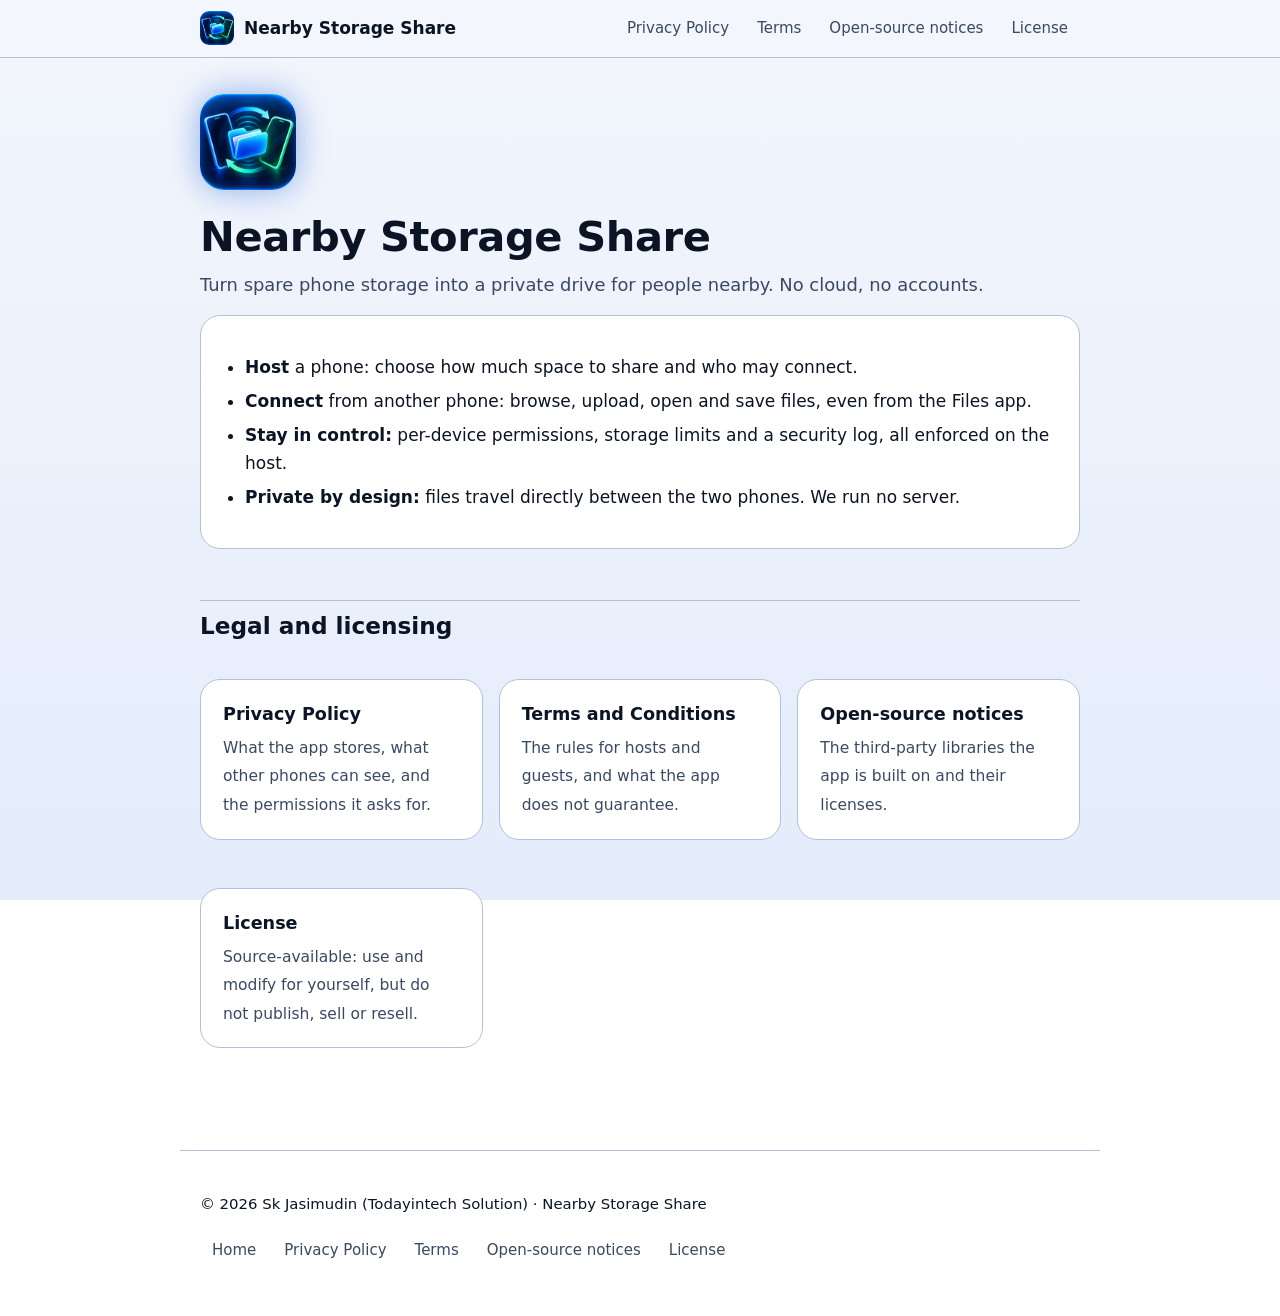
<file: web/index.html>
<!doctype html>
<html lang="en">
<head>
<meta charset="utf-8">
<meta name="viewport" content="width=device-width, initial-scale=1">
<title>Nearby Storage Share</title>
<meta name="description" content="Share storage between nearby Android phones, with no cloud and no accounts. Privacy policy, terms and licenses.">
<link rel="icon" type="image/png" href="assets/favicon.png">
<link rel="stylesheet" href="css/style.css">
</head>
<body>
<header class="site"><div class="bar">
  <a class="brand" href="index.html"><img src="assets/icon.png" alt="" width="34" height="34">Nearby Storage Share</a>
  <nav class="main" aria-label="Main">
    <a href="privacy-policy.html">Privacy Policy</a>
    <a href="terms-and-conditions.html">Terms</a>
    <a href="open-source-licenses.html">Open-source notices</a>
    <a href="license.html">License</a>
  </nav>
</div></header>

<main>
<div class="hero">
  <img src="assets/icon.png" alt="Nearby Storage Share app icon" width="96" height="96">
  <div>
    <h1>Nearby Storage Share</h1>
    <p class="lead" style="margin:0">Turn spare phone storage into a private drive for people nearby. No cloud, no accounts.</p>
  </div>
</div>

<div class="card">
  <ul>
    <li><strong>Host</strong> a phone: choose how much space to share and who may connect.</li>
    <li><strong>Connect</strong> from another phone: browse, upload, open and save files, even from the Files app.</li>
    <li><strong>Stay in control:</strong> per-device permissions, storage limits and a security log, all enforced on the host.</li>
    <li><strong>Private by design:</strong> files travel directly between the two phones. We run no server.</li>
  </ul>
</div>

<h2 id="legal">Legal and licensing</h2>
<div class="grid">
  <a class="card" href="privacy-policy.html"><strong>Privacy Policy</strong><span>What the app stores, what other phones can see, and the permissions it asks for.</span></a>
  <a class="card" href="terms-and-conditions.html"><strong>Terms and Conditions</strong><span>The rules for hosts and guests, and what the app does not guarantee.</span></a>
  <a class="card" href="open-source-licenses.html"><strong>Open-source notices</strong><span>The third-party libraries the app is built on and their licenses.</span></a>
  <a class="card" href="license.html"><strong>License</strong><span>Source-available: use and modify for yourself, but do not publish, sell or resell.</span></a>
</div>

</main>

<footer>
  <p>&copy; 2026 Sk Jasimudin (Todayintech Solution) &middot; Nearby Storage Share</p>
  <nav class="main" aria-label="Footer"><a href="index.html">Home</a> <a href="privacy-policy.html">Privacy Policy</a> <a href="terms-and-conditions.html">Terms</a> <a href="open-source-licenses.html">Open-source notices</a> <a href="license.html">License</a></nav>
</footer>
</body>
</html>
</file>
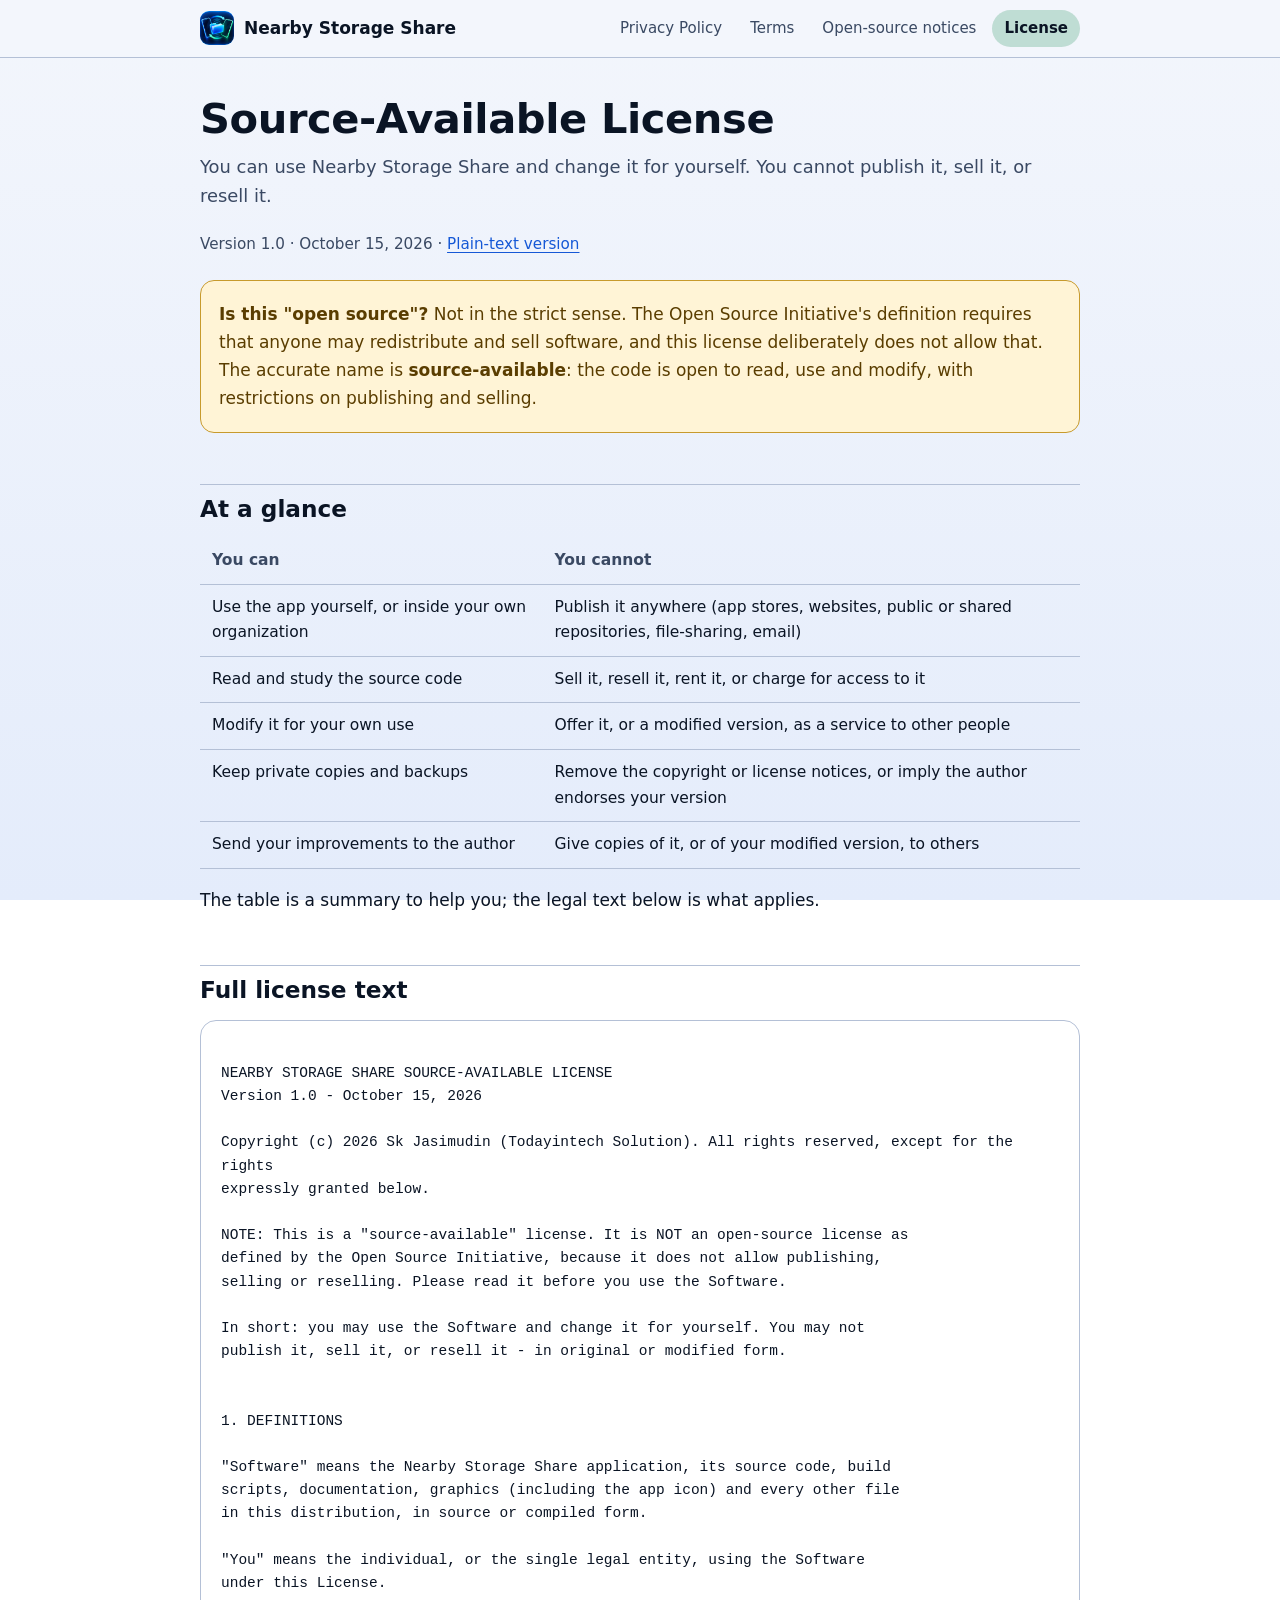
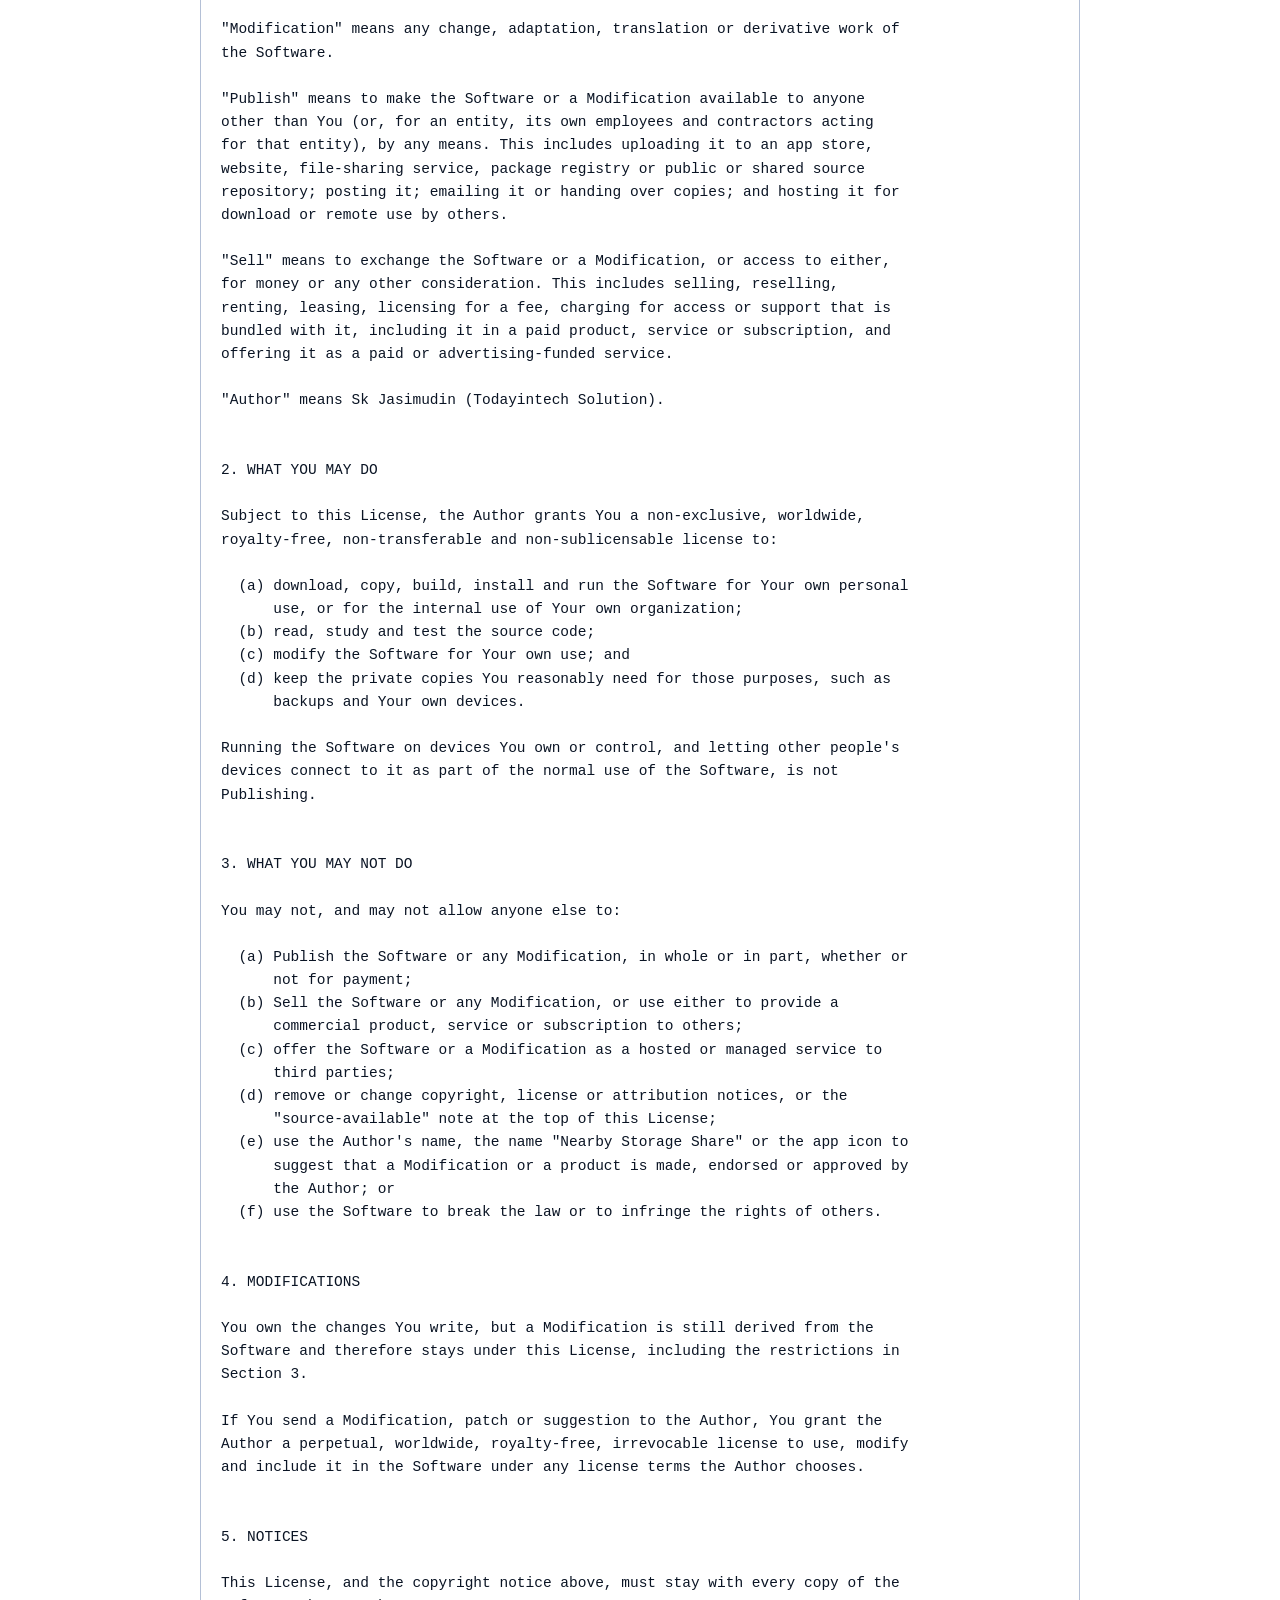
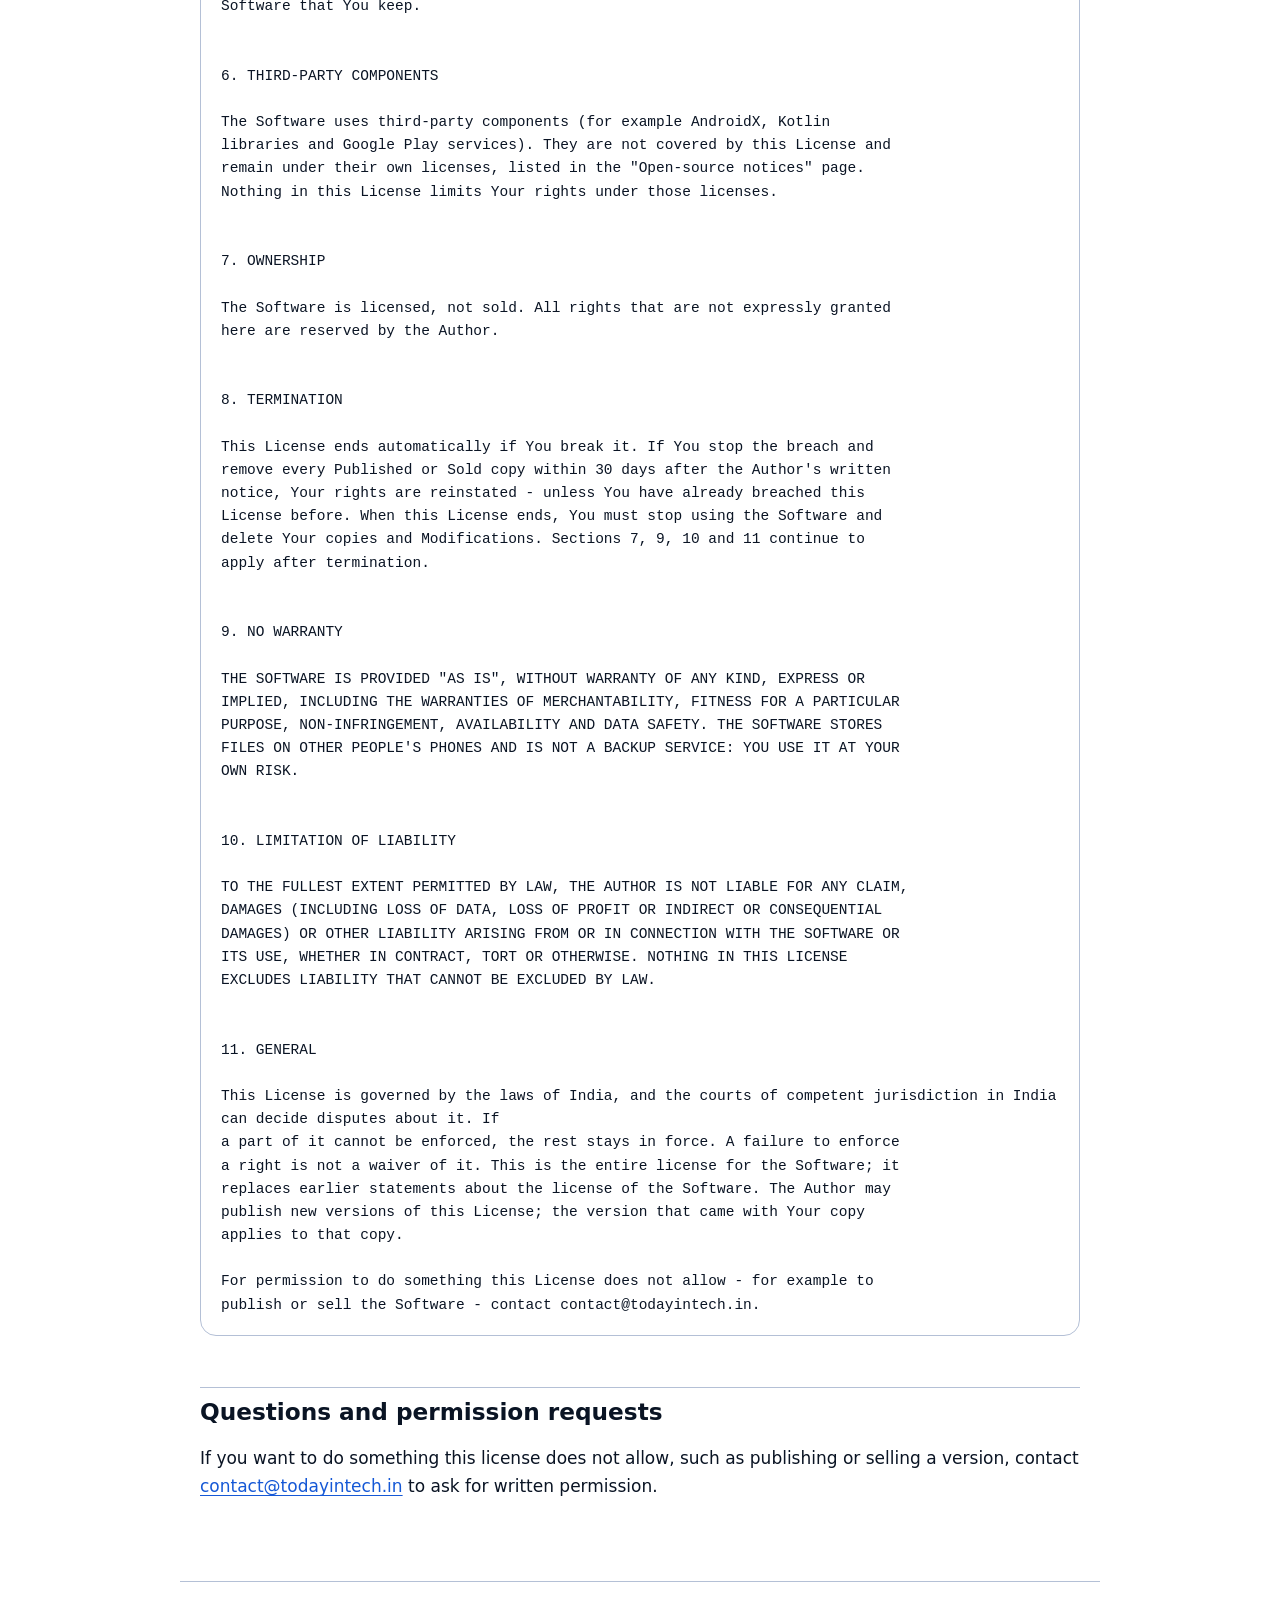
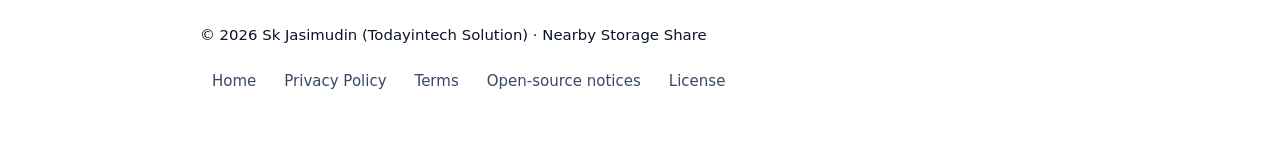
<file: web/license.html>
<!doctype html>
<html lang="en">
<head>
<meta charset="utf-8">
<meta name="viewport" content="width=device-width, initial-scale=1">
<title>License - Nearby Storage Share</title>
<meta name="description" content="Nearby Storage Share Source-Available License: use and modify for yourself, but do not publish, sell or resell.">
<link rel="icon" type="image/png" href="assets/favicon.png">
<link rel="stylesheet" href="css/style.css">
</head>
<body>
<header class="site"><div class="bar">
  <a class="brand" href="index.html"><img src="assets/icon.png" alt="" width="34" height="34">Nearby Storage Share</a>
  <nav class="main" aria-label="Main">
    <a href="privacy-policy.html">Privacy Policy</a>
    <a href="terms-and-conditions.html">Terms</a>
    <a href="open-source-licenses.html">Open-source notices</a>
    <a href="license.html" aria-current="page">License</a>
  </nav>
</div></header>

<main>
<h1>Source-Available License</h1>
<p class="lead">You can use Nearby Storage Share and change it for yourself. You cannot publish it, sell it, or resell it.</p>
<p class="meta">Version 1.0 &middot; October 15, 2026 &middot; <a href="LICENSE.txt">Plain-text version</a></p>

<div class="notice"><p><strong>Is this "open source"?</strong> Not in the strict sense. The Open Source Initiative's definition requires that anyone may redistribute and sell software, and this license deliberately does not allow that. The accurate name is <strong>source-available</strong>: the code is open to read, use and modify, with restrictions on publishing and selling.</p></div>

<h2 id="summary">At a glance</h2>
<table>
<thead><tr><th>You can</th><th>You cannot</th></tr></thead>
<tbody>
<tr><td>Use the app yourself, or inside your own organization</td><td>Publish it anywhere (app stores, websites, public or shared repositories, file-sharing, email)</td></tr>
<tr><td>Read and study the source code</td><td>Sell it, resell it, rent it, or charge for access to it</td></tr>
<tr><td>Modify it for your own use</td><td>Offer it, or a modified version, as a service to other people</td></tr>
<tr><td>Keep private copies and backups</td><td>Remove the copyright or license notices, or imply the author endorses your version</td></tr>
<tr><td>Send your improvements to the author</td><td>Give copies of it, or of your modified version, to others</td></tr>
</tbody>
</table>
<p>The table is a summary to help you; the legal text below is what applies.</p>

<h2 id="text">Full license text</h2>
<pre class="license">

NEARBY STORAGE SHARE SOURCE-AVAILABLE LICENSE
Version 1.0 - October 15, 2026

Copyright (c) 2026 Sk Jasimudin (Todayintech Solution). All rights reserved, except for the rights
expressly granted below.

NOTE: This is a &quot;source-available&quot; license. It is NOT an open-source license as
defined by the Open Source Initiative, because it does not allow publishing,
selling or reselling. Please read it before you use the Software.

In short: you may use the Software and change it for yourself. You may not
publish it, sell it, or resell it - in original or modified form.


1. DEFINITIONS

&quot;Software&quot; means the Nearby Storage Share application, its source code, build
scripts, documentation, graphics (including the app icon) and every other file
in this distribution, in source or compiled form.

&quot;You&quot; means the individual, or the single legal entity, using the Software
under this License.

&quot;Modification&quot; means any change, adaptation, translation or derivative work of
the Software.

&quot;Publish&quot; means to make the Software or a Modification available to anyone
other than You (or, for an entity, its own employees and contractors acting
for that entity), by any means. This includes uploading it to an app store,
website, file-sharing service, package registry or public or shared source
repository; posting it; emailing it or handing over copies; and hosting it for
download or remote use by others.

&quot;Sell&quot; means to exchange the Software or a Modification, or access to either,
for money or any other consideration. This includes selling, reselling,
renting, leasing, licensing for a fee, charging for access or support that is
bundled with it, including it in a paid product, service or subscription, and
offering it as a paid or advertising-funded service.

&quot;Author&quot; means Sk Jasimudin (Todayintech Solution).


2. WHAT YOU MAY DO

Subject to this License, the Author grants You a non-exclusive, worldwide,
royalty-free, non-transferable and non-sublicensable license to:

  (a) download, copy, build, install and run the Software for Your own personal
      use, or for the internal use of Your own organization;
  (b) read, study and test the source code;
  (c) modify the Software for Your own use; and
  (d) keep the private copies You reasonably need for those purposes, such as
      backups and Your own devices.

Running the Software on devices You own or control, and letting other people&#39;s
devices connect to it as part of the normal use of the Software, is not
Publishing.


3. WHAT YOU MAY NOT DO

You may not, and may not allow anyone else to:

  (a) Publish the Software or any Modification, in whole or in part, whether or
      not for payment;
  (b) Sell the Software or any Modification, or use either to provide a
      commercial product, service or subscription to others;
  (c) offer the Software or a Modification as a hosted or managed service to
      third parties;
  (d) remove or change copyright, license or attribution notices, or the
      &quot;source-available&quot; note at the top of this License;
  (e) use the Author&#39;s name, the name &quot;Nearby Storage Share&quot; or the app icon to
      suggest that a Modification or a product is made, endorsed or approved by
      the Author; or
  (f) use the Software to break the law or to infringe the rights of others.


4. MODIFICATIONS

You own the changes You write, but a Modification is still derived from the
Software and therefore stays under this License, including the restrictions in
Section 3.

If You send a Modification, patch or suggestion to the Author, You grant the
Author a perpetual, worldwide, royalty-free, irrevocable license to use, modify
and include it in the Software under any license terms the Author chooses.


5. NOTICES

This License, and the copyright notice above, must stay with every copy of the
Software that You keep.


6. THIRD-PARTY COMPONENTS

The Software uses third-party components (for example AndroidX, Kotlin
libraries and Google Play services). They are not covered by this License and
remain under their own licenses, listed in the &quot;Open-source notices&quot; page.
Nothing in this License limits Your rights under those licenses.


7. OWNERSHIP

The Software is licensed, not sold. All rights that are not expressly granted
here are reserved by the Author.


8. TERMINATION

This License ends automatically if You break it. If You stop the breach and
remove every Published or Sold copy within 30 days after the Author&#39;s written
notice, Your rights are reinstated - unless You have already breached this
License before. When this License ends, You must stop using the Software and
delete Your copies and Modifications. Sections 7, 9, 10 and 11 continue to
apply after termination.


9. NO WARRANTY

THE SOFTWARE IS PROVIDED &quot;AS IS&quot;, WITHOUT WARRANTY OF ANY KIND, EXPRESS OR
IMPLIED, INCLUDING THE WARRANTIES OF MERCHANTABILITY, FITNESS FOR A PARTICULAR
PURPOSE, NON-INFRINGEMENT, AVAILABILITY AND DATA SAFETY. THE SOFTWARE STORES
FILES ON OTHER PEOPLE&#39;S PHONES AND IS NOT A BACKUP SERVICE: YOU USE IT AT YOUR
OWN RISK.


10. LIMITATION OF LIABILITY

TO THE FULLEST EXTENT PERMITTED BY LAW, THE AUTHOR IS NOT LIABLE FOR ANY CLAIM,
DAMAGES (INCLUDING LOSS OF DATA, LOSS OF PROFIT OR INDIRECT OR CONSEQUENTIAL
DAMAGES) OR OTHER LIABILITY ARISING FROM OR IN CONNECTION WITH THE SOFTWARE OR
ITS USE, WHETHER IN CONTRACT, TORT OR OTHERWISE. NOTHING IN THIS LICENSE
EXCLUDES LIABILITY THAT CANNOT BE EXCLUDED BY LAW.


11. GENERAL

This License is governed by the laws of India, and the courts of competent jurisdiction in India can decide disputes about it. If
a part of it cannot be enforced, the rest stays in force. A failure to enforce
a right is not a waiver of it. This is the entire license for the Software; it
replaces earlier statements about the license of the Software. The Author may
publish new versions of this License; the version that came with Your copy
applies to that copy.

For permission to do something this License does not allow - for example to
publish or sell the Software - contact contact@todayintech.in.
</pre>

<h2 id="contact">Questions and permission requests</h2>
<p>If you want to do something this license does not allow, such as publishing or selling a version, contact <a href="mailto:contact@todayintech.in">contact@todayintech.in</a> to ask for written permission.</p>
</main>

<footer>
  <p>&copy; 2026 Sk Jasimudin (Todayintech Solution) &middot; Nearby Storage Share</p>
  <nav class="main" aria-label="Footer"><a href="index.html">Home</a> <a href="privacy-policy.html">Privacy Policy</a> <a href="terms-and-conditions.html">Terms</a> <a href="open-source-licenses.html">Open-source notices</a> <a href="license.html">License</a></nav>
</footer>
</body>
</html>
</file>
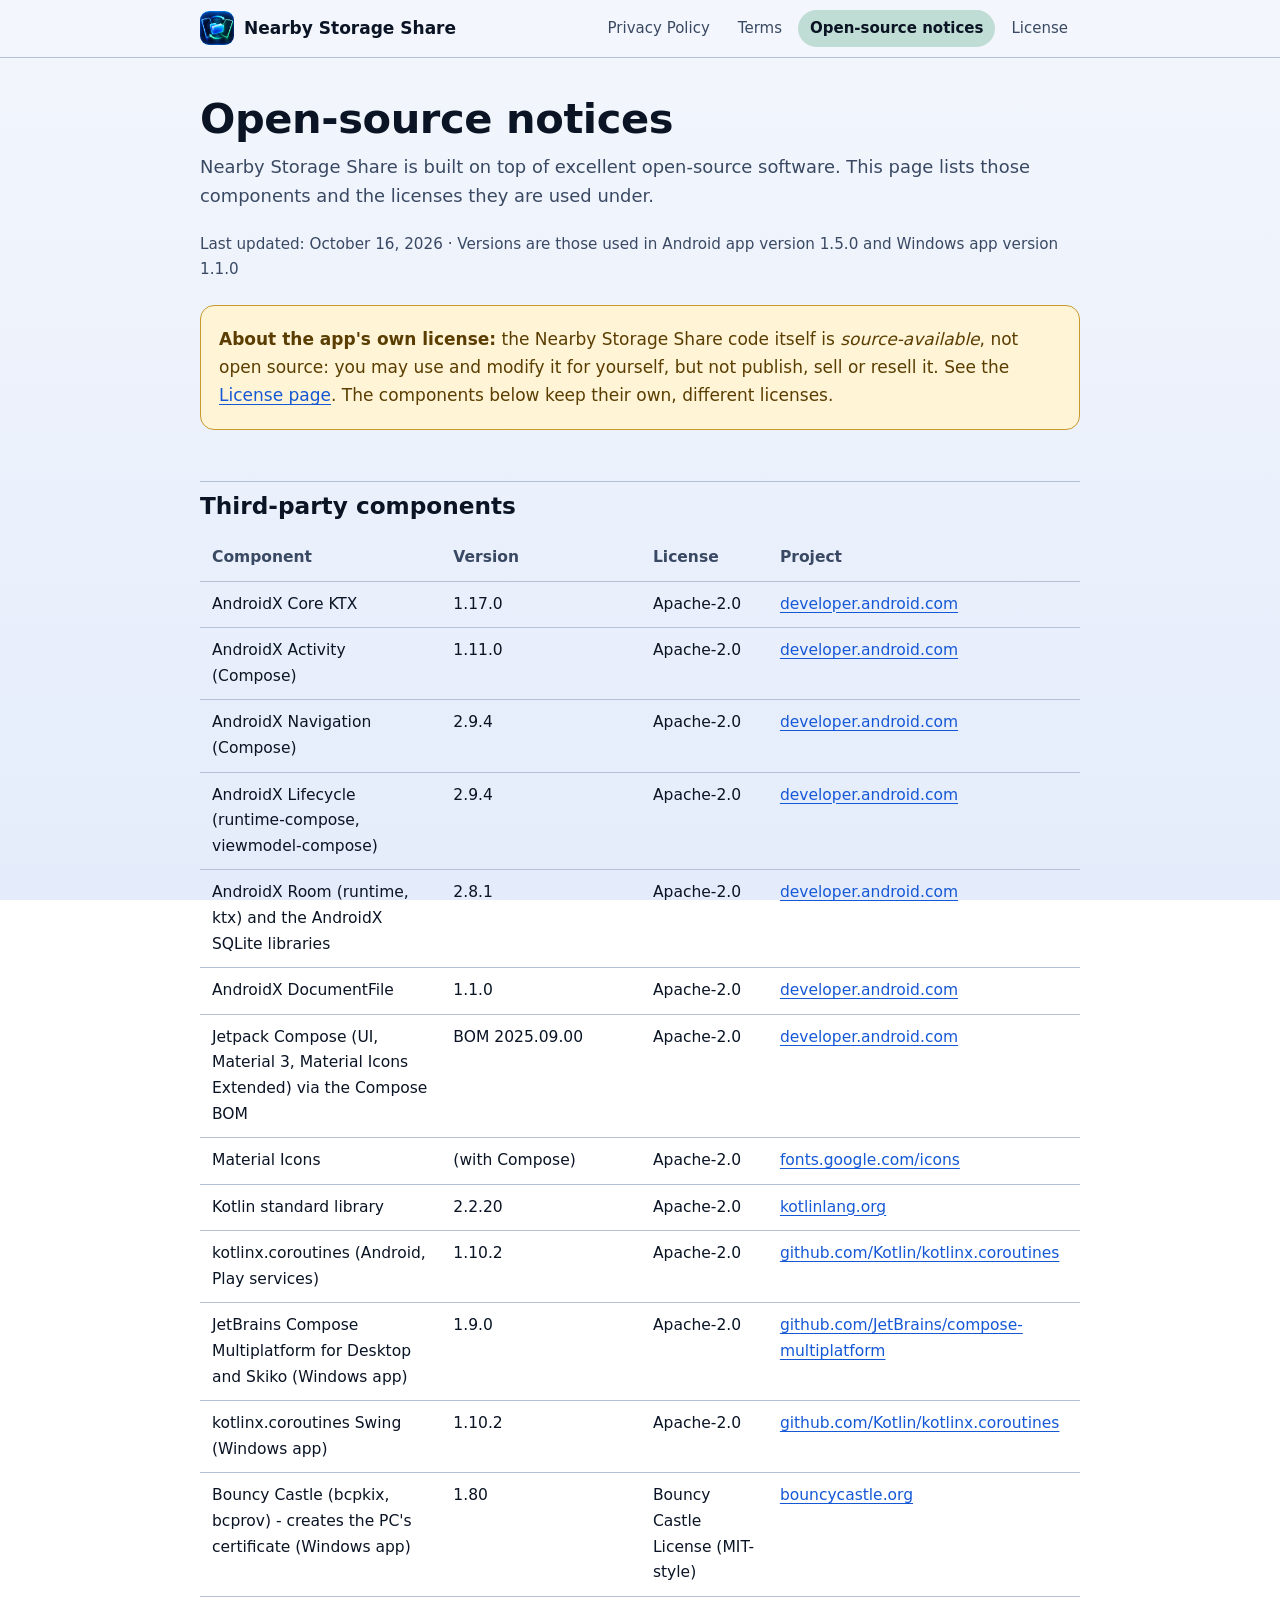
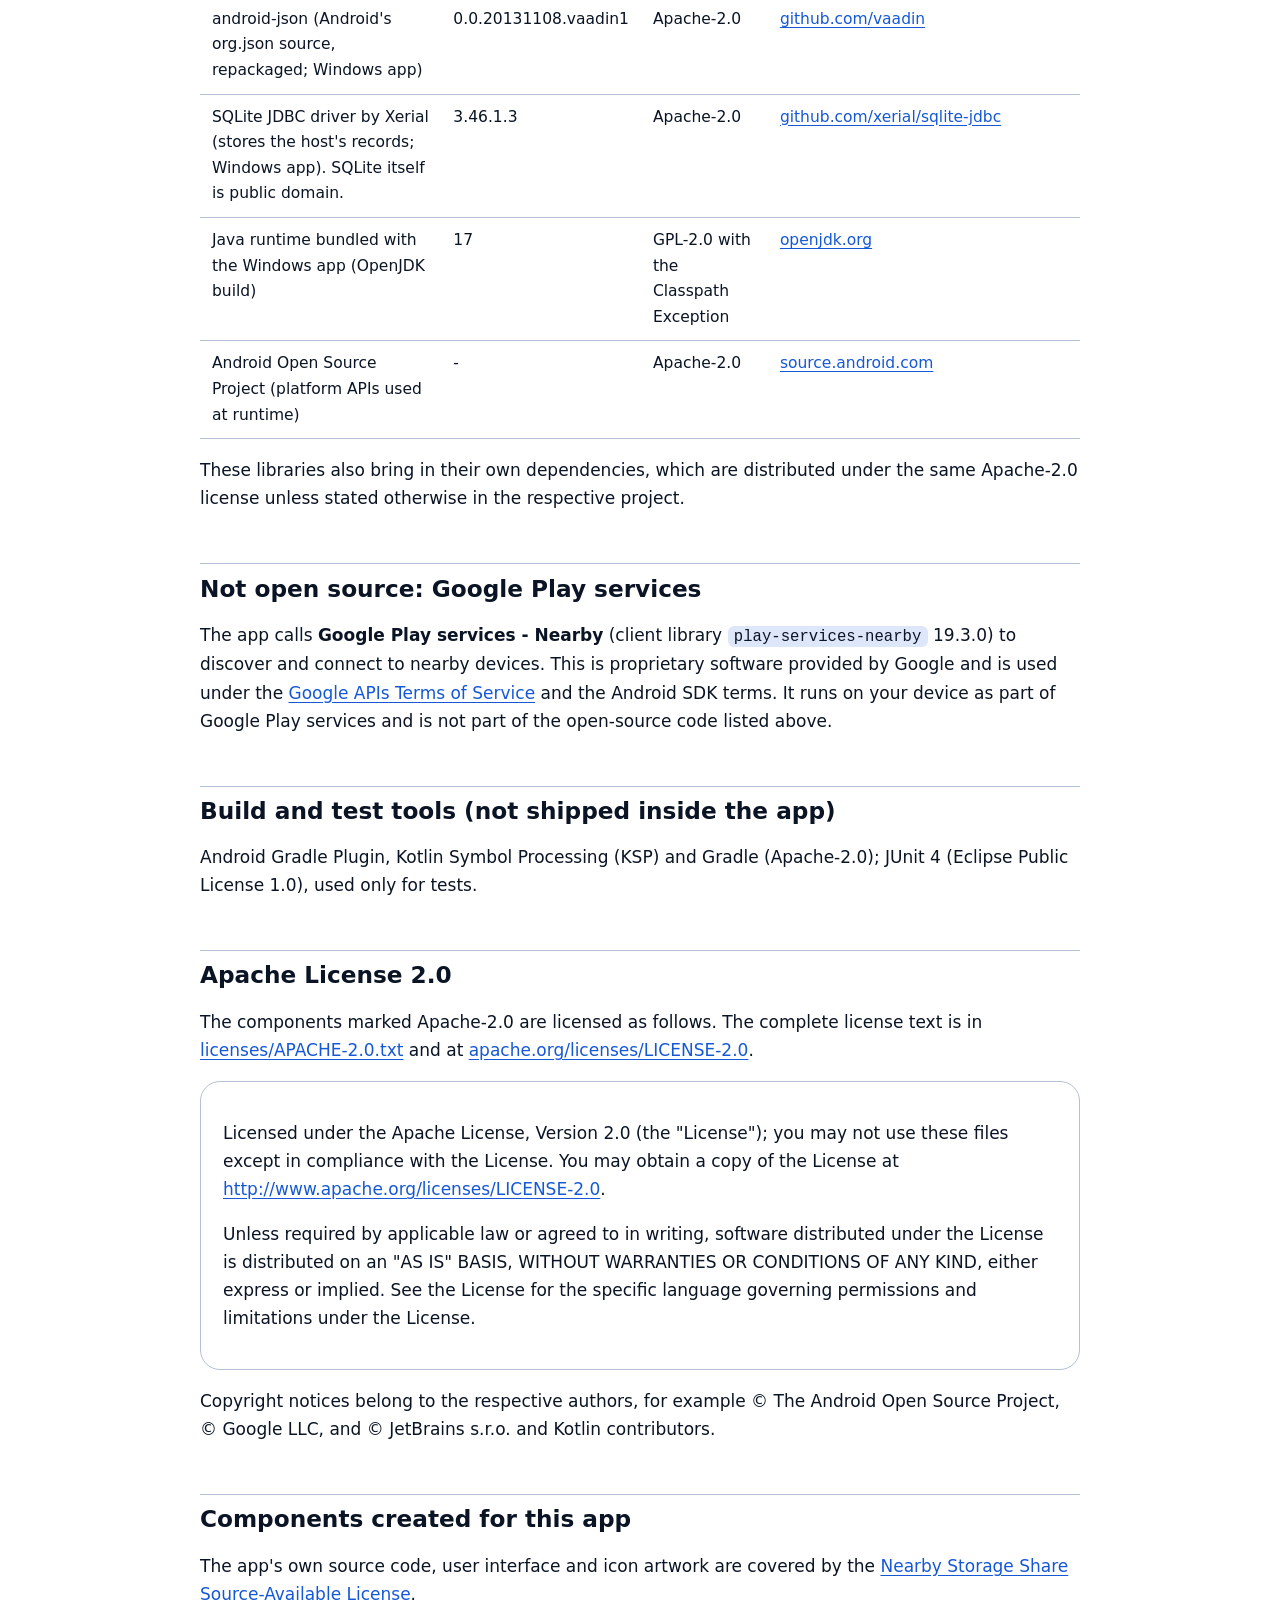
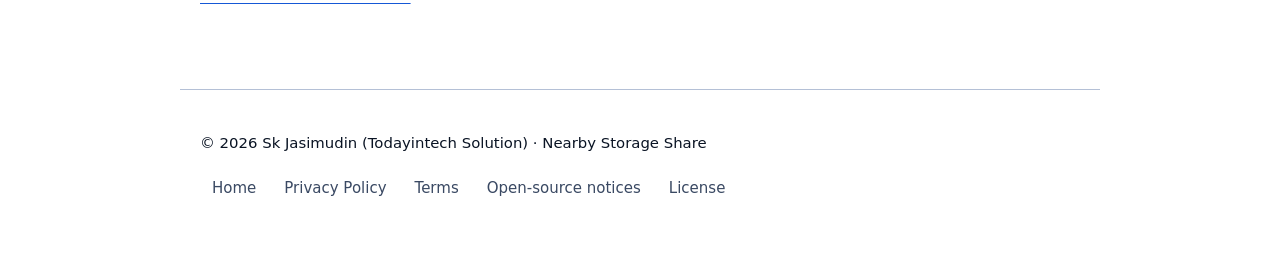
<file: web/open-source-licenses.html>
<!doctype html>
<html lang="en">
<head>
<meta charset="utf-8">
<meta name="viewport" content="width=device-width, initial-scale=1">
<title>Open-source notices - Nearby Storage Share</title>
<meta name="description" content="Third-party open-source software used by Nearby Storage Share, with versions and licenses.">
<link rel="icon" type="image/png" href="assets/favicon.png">
<link rel="stylesheet" href="css/style.css">
</head>
<body>
<header class="site"><div class="bar">
  <a class="brand" href="index.html"><img src="assets/icon.png" alt="" width="34" height="34">Nearby Storage Share</a>
  <nav class="main" aria-label="Main">
    <a href="privacy-policy.html">Privacy Policy</a>
    <a href="terms-and-conditions.html">Terms</a>
    <a href="open-source-licenses.html" aria-current="page">Open-source notices</a>
    <a href="license.html">License</a>
  </nav>
</div></header>

<main>
<h1>Open-source notices</h1>
<p class="lead">Nearby Storage Share is built on top of excellent open-source software. This page lists those components and the licenses they are used under.</p>
<p class="meta">Last updated: October 16, 2026 &middot; Versions are those used in Android app version 1.5.0 and Windows app version 1.1.0</p>

<div class="notice"><p><strong>About the app's own license:</strong> the Nearby Storage Share code itself is <em>source-available</em>, not open source: you may use and modify it for yourself, but not publish, sell or resell it. See the <a href="license.html">License page</a>. The components below keep their own, different licenses.</p></div>

<h2 id="components">Third-party components</h2>
<table>
<thead><tr><th>Component</th><th>Version</th><th>License</th><th>Project</th></tr></thead>
<tbody>
<tr><td>AndroidX Core KTX</td><td>1.17.0</td><td>Apache-2.0</td><td><a href="https://developer.android.com/jetpack/androidx/releases/core" rel="noopener">developer.android.com</a></td></tr>
<tr><td>AndroidX Activity (Compose)</td><td>1.11.0</td><td>Apache-2.0</td><td><a href="https://developer.android.com/jetpack/androidx/releases/activity" rel="noopener">developer.android.com</a></td></tr>
<tr><td>AndroidX Navigation (Compose)</td><td>2.9.4</td><td>Apache-2.0</td><td><a href="https://developer.android.com/jetpack/androidx/releases/navigation" rel="noopener">developer.android.com</a></td></tr>
<tr><td>AndroidX Lifecycle (runtime-compose, viewmodel-compose)</td><td>2.9.4</td><td>Apache-2.0</td><td><a href="https://developer.android.com/jetpack/androidx/releases/lifecycle" rel="noopener">developer.android.com</a></td></tr>
<tr><td>AndroidX Room (runtime, ktx) and the AndroidX SQLite libraries</td><td>2.8.1</td><td>Apache-2.0</td><td><a href="https://developer.android.com/jetpack/androidx/releases/room" rel="noopener">developer.android.com</a></td></tr>
<tr><td>AndroidX DocumentFile</td><td>1.1.0</td><td>Apache-2.0</td><td><a href="https://developer.android.com/jetpack/androidx/releases/documentfile" rel="noopener">developer.android.com</a></td></tr>
<tr><td>Jetpack Compose (UI, Material 3, Material Icons Extended) via the Compose BOM</td><td>BOM 2025.09.00</td><td>Apache-2.0</td><td><a href="https://developer.android.com/jetpack/compose" rel="noopener">developer.android.com</a></td></tr>
<tr><td>Material Icons</td><td>(with Compose)</td><td>Apache-2.0</td><td><a href="https://fonts.google.com/icons" rel="noopener">fonts.google.com/icons</a></td></tr>
<tr><td>Kotlin standard library</td><td>2.2.20</td><td>Apache-2.0</td><td><a href="https://kotlinlang.org" rel="noopener">kotlinlang.org</a></td></tr>
<tr><td>kotlinx.coroutines (Android, Play services)</td><td>1.10.2</td><td>Apache-2.0</td><td><a href="https://github.com/Kotlin/kotlinx.coroutines" rel="noopener">github.com/Kotlin/kotlinx.coroutines</a></td></tr>
<tr><td>JetBrains Compose Multiplatform for Desktop and Skiko (Windows app)</td><td>1.9.0</td><td>Apache-2.0</td><td><a href="https://github.com/JetBrains/compose-multiplatform" rel="noopener">github.com/JetBrains/compose-multiplatform</a></td></tr>
<tr><td>kotlinx.coroutines Swing (Windows app)</td><td>1.10.2</td><td>Apache-2.0</td><td><a href="https://github.com/Kotlin/kotlinx.coroutines" rel="noopener">github.com/Kotlin/kotlinx.coroutines</a></td></tr>
<tr><td>Bouncy Castle (bcpkix, bcprov) - creates the PC's certificate (Windows app)</td><td>1.80</td><td>Bouncy Castle License (MIT-style)</td><td><a href="https://www.bouncycastle.org/licence.html" rel="noopener">bouncycastle.org</a></td></tr>
<tr><td>android-json (Android's org.json source, repackaged; Windows app)</td><td>0.0.20131108.vaadin1</td><td>Apache-2.0</td><td><a href="https://github.com/vaadin/external-libs" rel="noopener">github.com/vaadin</a></td></tr>
<tr><td>SQLite JDBC driver by Xerial (stores the host's records; Windows app). SQLite itself is public domain.</td><td>3.46.1.3</td><td>Apache-2.0</td><td><a href="https://github.com/xerial/sqlite-jdbc" rel="noopener">github.com/xerial/sqlite-jdbc</a></td></tr>
<tr><td>Java runtime bundled with the Windows app (OpenJDK build)</td><td>17</td><td>GPL-2.0 with the Classpath Exception</td><td><a href="https://openjdk.org" rel="noopener">openjdk.org</a></td></tr>
<tr><td>Android Open Source Project (platform APIs used at runtime)</td><td>-</td><td>Apache-2.0</td><td><a href="https://source.android.com" rel="noopener">source.android.com</a></td></tr>
</tbody>
</table>
<p>These libraries also bring in their own dependencies, which are distributed under the same Apache-2.0 license unless stated otherwise in the respective project.</p>

<h2 id="proprietary">Not open source: Google Play services</h2>
<p>The app calls <strong>Google Play services - Nearby</strong> (client library <code>play-services-nearby</code> 19.3.0) to discover and connect to nearby devices. This is proprietary software provided by Google and is used under the <a href="https://developers.google.com/terms" rel="noopener">Google APIs Terms of Service</a> and the Android SDK terms. It runs on your device as part of Google Play services and is not part of the open-source code listed above.</p>

<h2 id="tools">Build and test tools (not shipped inside the app)</h2>
<p>Android Gradle Plugin, Kotlin Symbol Processing (KSP) and Gradle (Apache-2.0); JUnit 4 (Eclipse Public License 1.0), used only for tests.</p>

<h2 id="apache">Apache License 2.0</h2>
<p>The components marked Apache-2.0 are licensed as follows. The complete license text is in <a href="licenses/APACHE-2.0.txt">licenses/APACHE-2.0.txt</a> and at <a href="https://www.apache.org/licenses/LICENSE-2.0" rel="noopener">apache.org/licenses/LICENSE-2.0</a>.</p>
<div class="card">
<p>Licensed under the Apache License, Version 2.0 (the "License"); you may not use these files except in compliance with the License. You may obtain a copy of the License at <a href="https://www.apache.org/licenses/LICENSE-2.0" rel="noopener">http://www.apache.org/licenses/LICENSE-2.0</a>.</p>
<p>Unless required by applicable law or agreed to in writing, software distributed under the License is distributed on an "AS IS" BASIS, WITHOUT WARRANTIES OR CONDITIONS OF ANY KIND, either express or implied. See the License for the specific language governing permissions and limitations under the License.</p>
</div>
<p>Copyright notices belong to the respective authors, for example &copy; The Android Open Source Project, &copy; Google LLC, and &copy; JetBrains s.r.o. and Kotlin contributors.</p>

<h2 id="own">Components created for this app</h2>
<p>The app's own source code, user interface and icon artwork are covered by the <a href="license.html">Nearby Storage Share Source-Available License</a>.</p>
</main>

<footer>
  <p>&copy; 2026 Sk Jasimudin (Todayintech Solution) &middot; Nearby Storage Share</p>
  <nav class="main" aria-label="Footer"><a href="index.html">Home</a> <a href="privacy-policy.html">Privacy Policy</a> <a href="terms-and-conditions.html">Terms</a> <a href="open-source-licenses.html">Open-source notices</a> <a href="license.html">License</a></nav>
</footer>
</body>
</html>
</file>
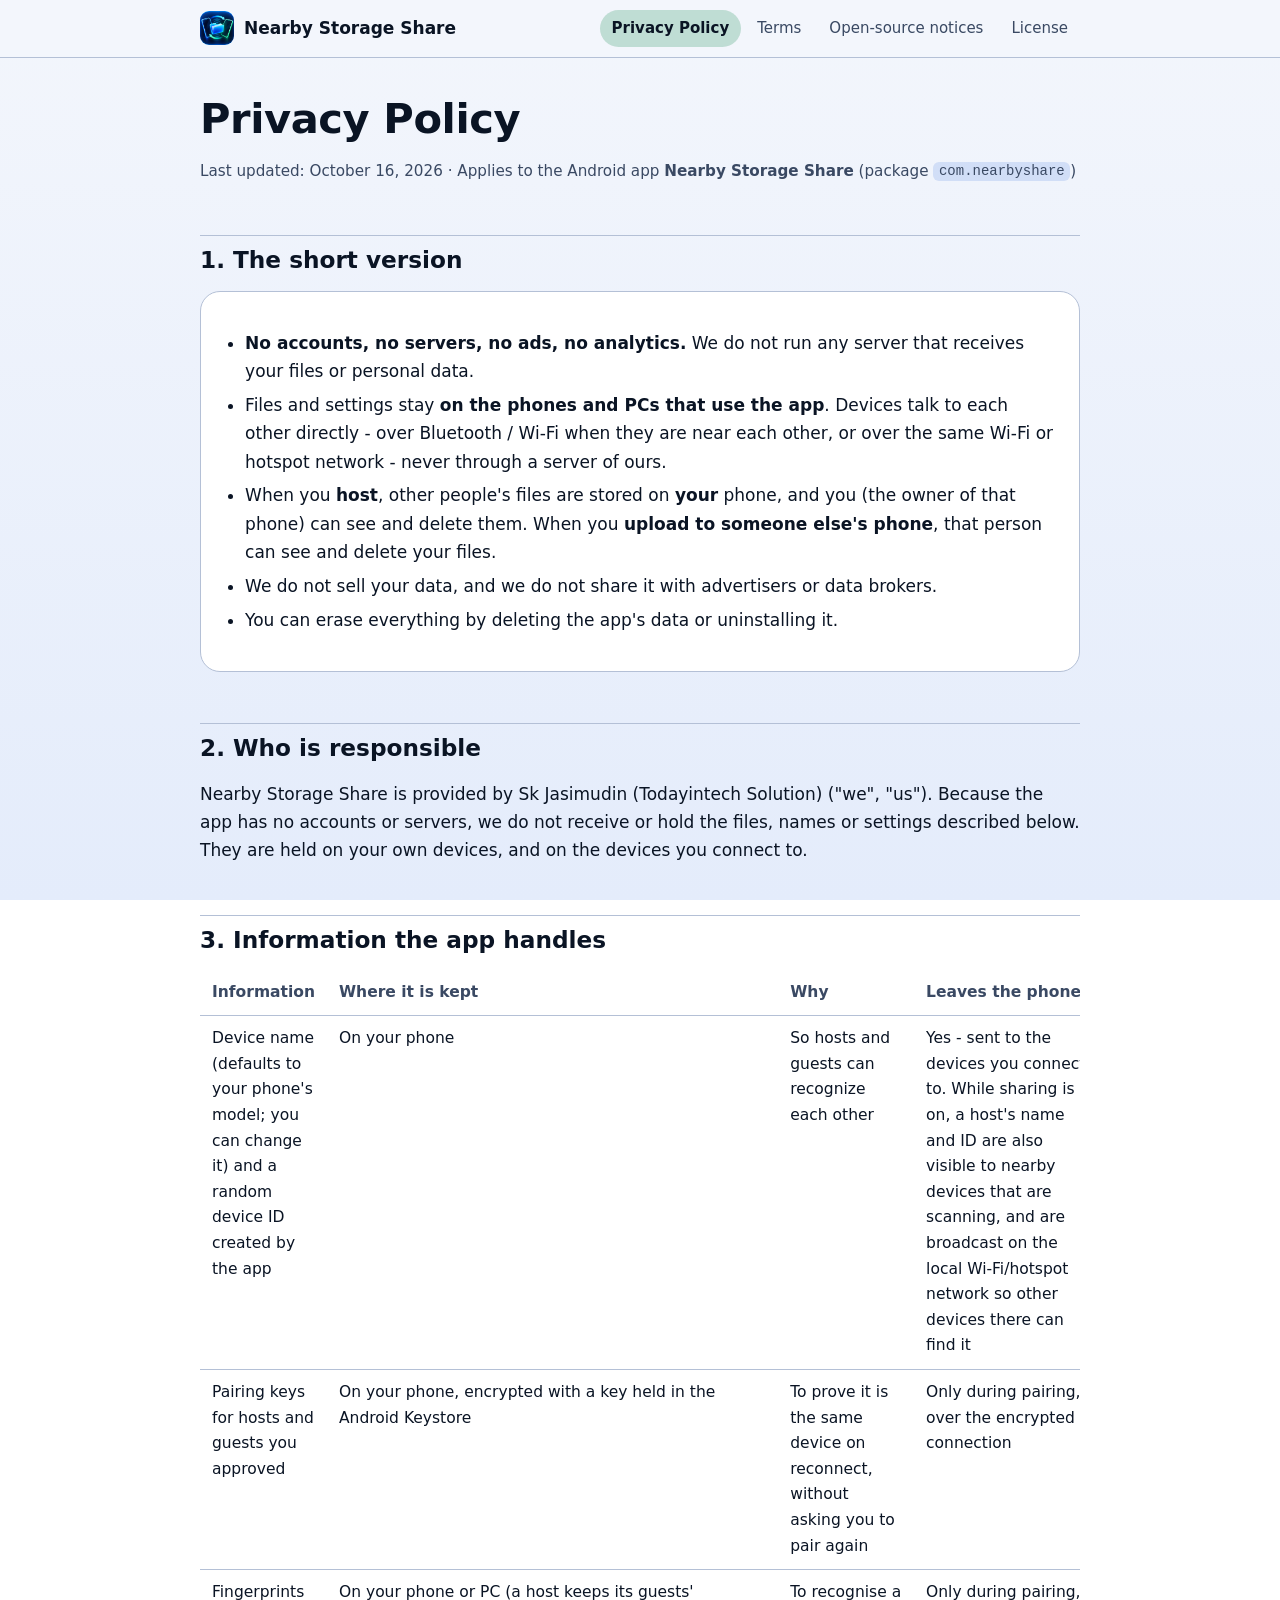
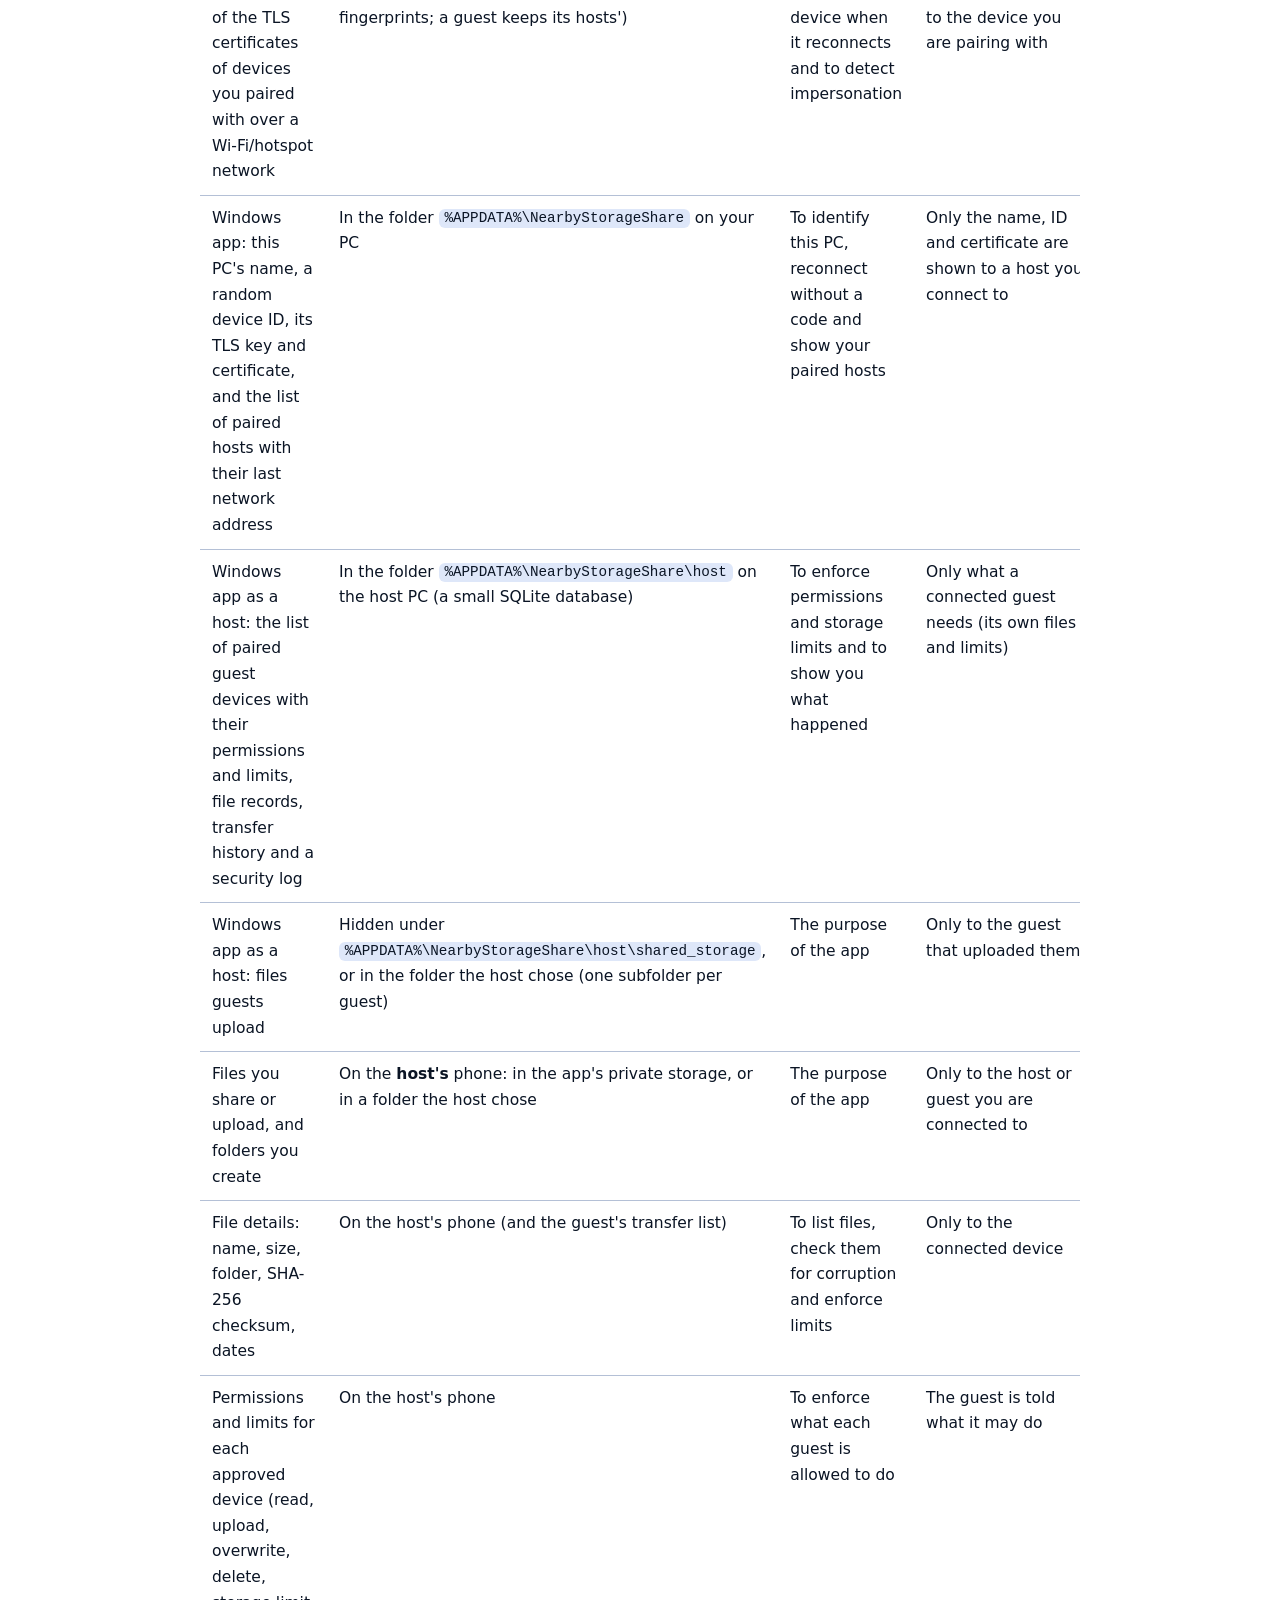
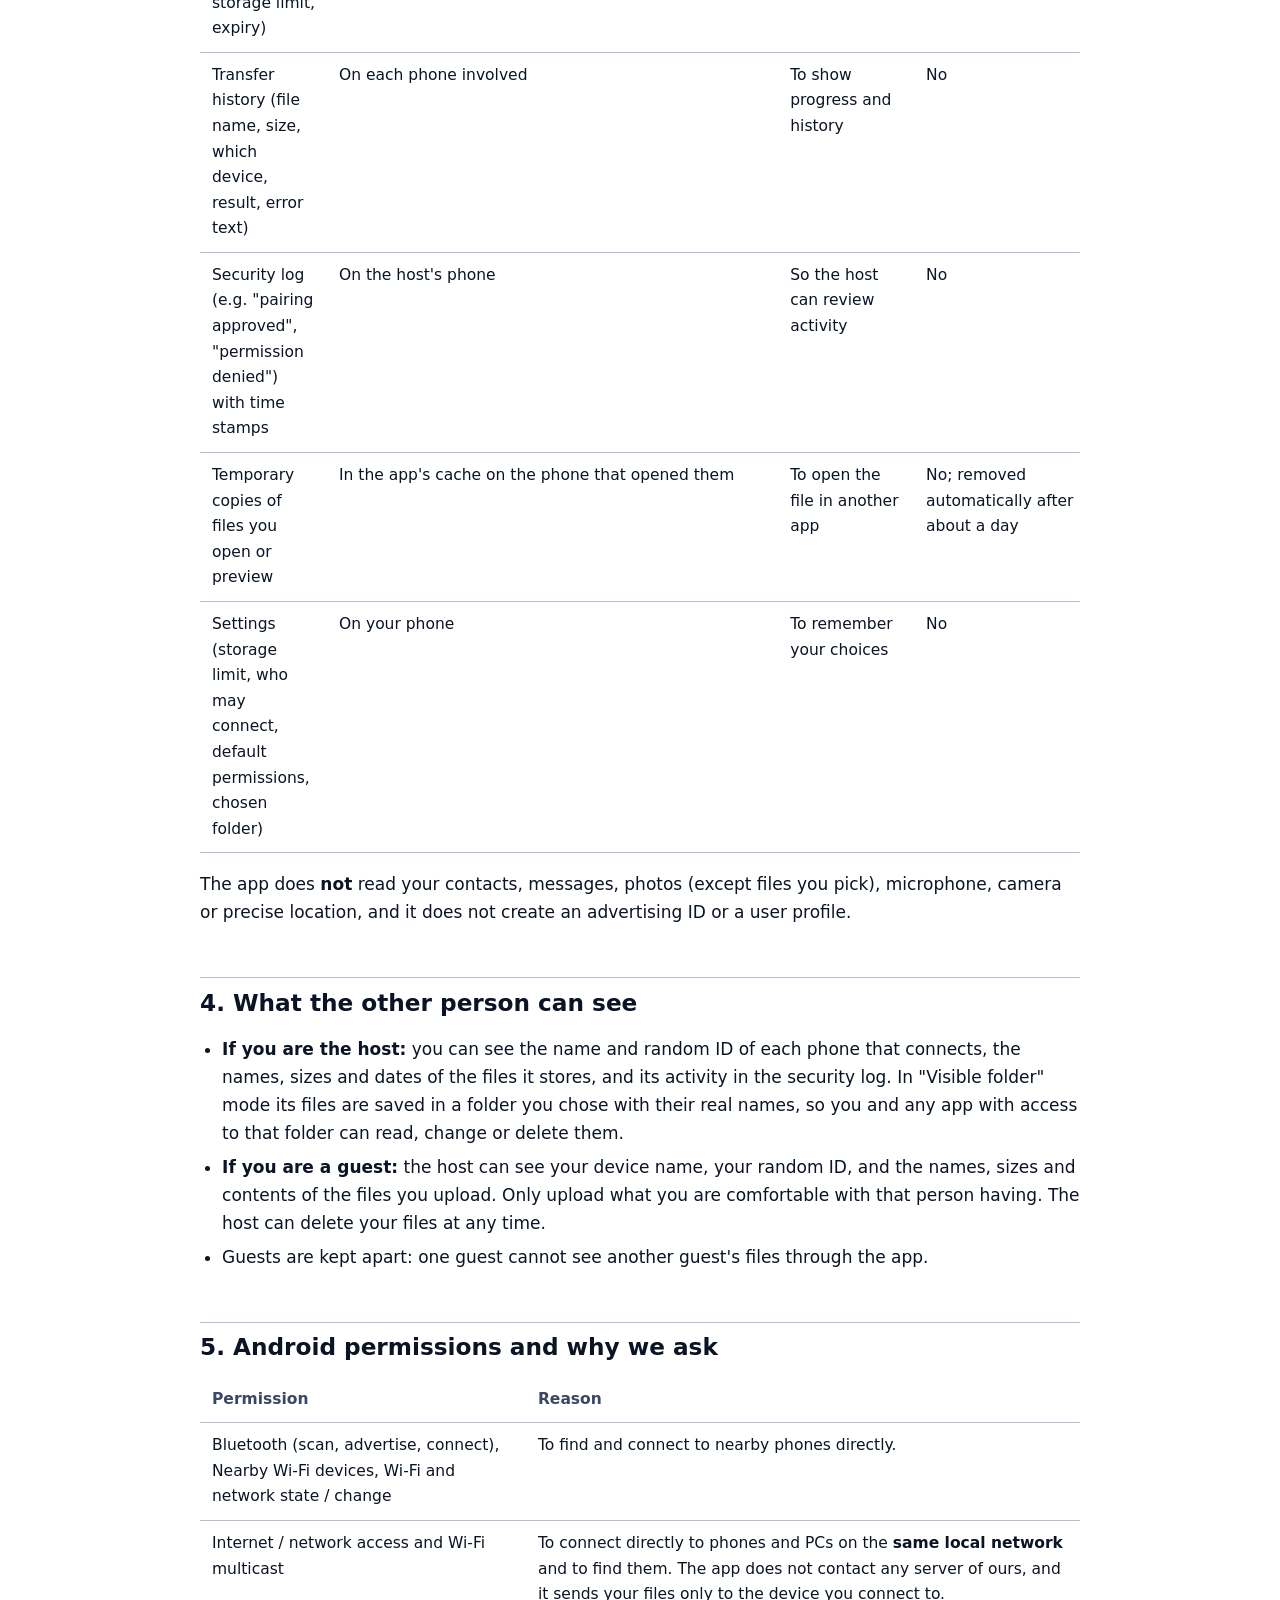
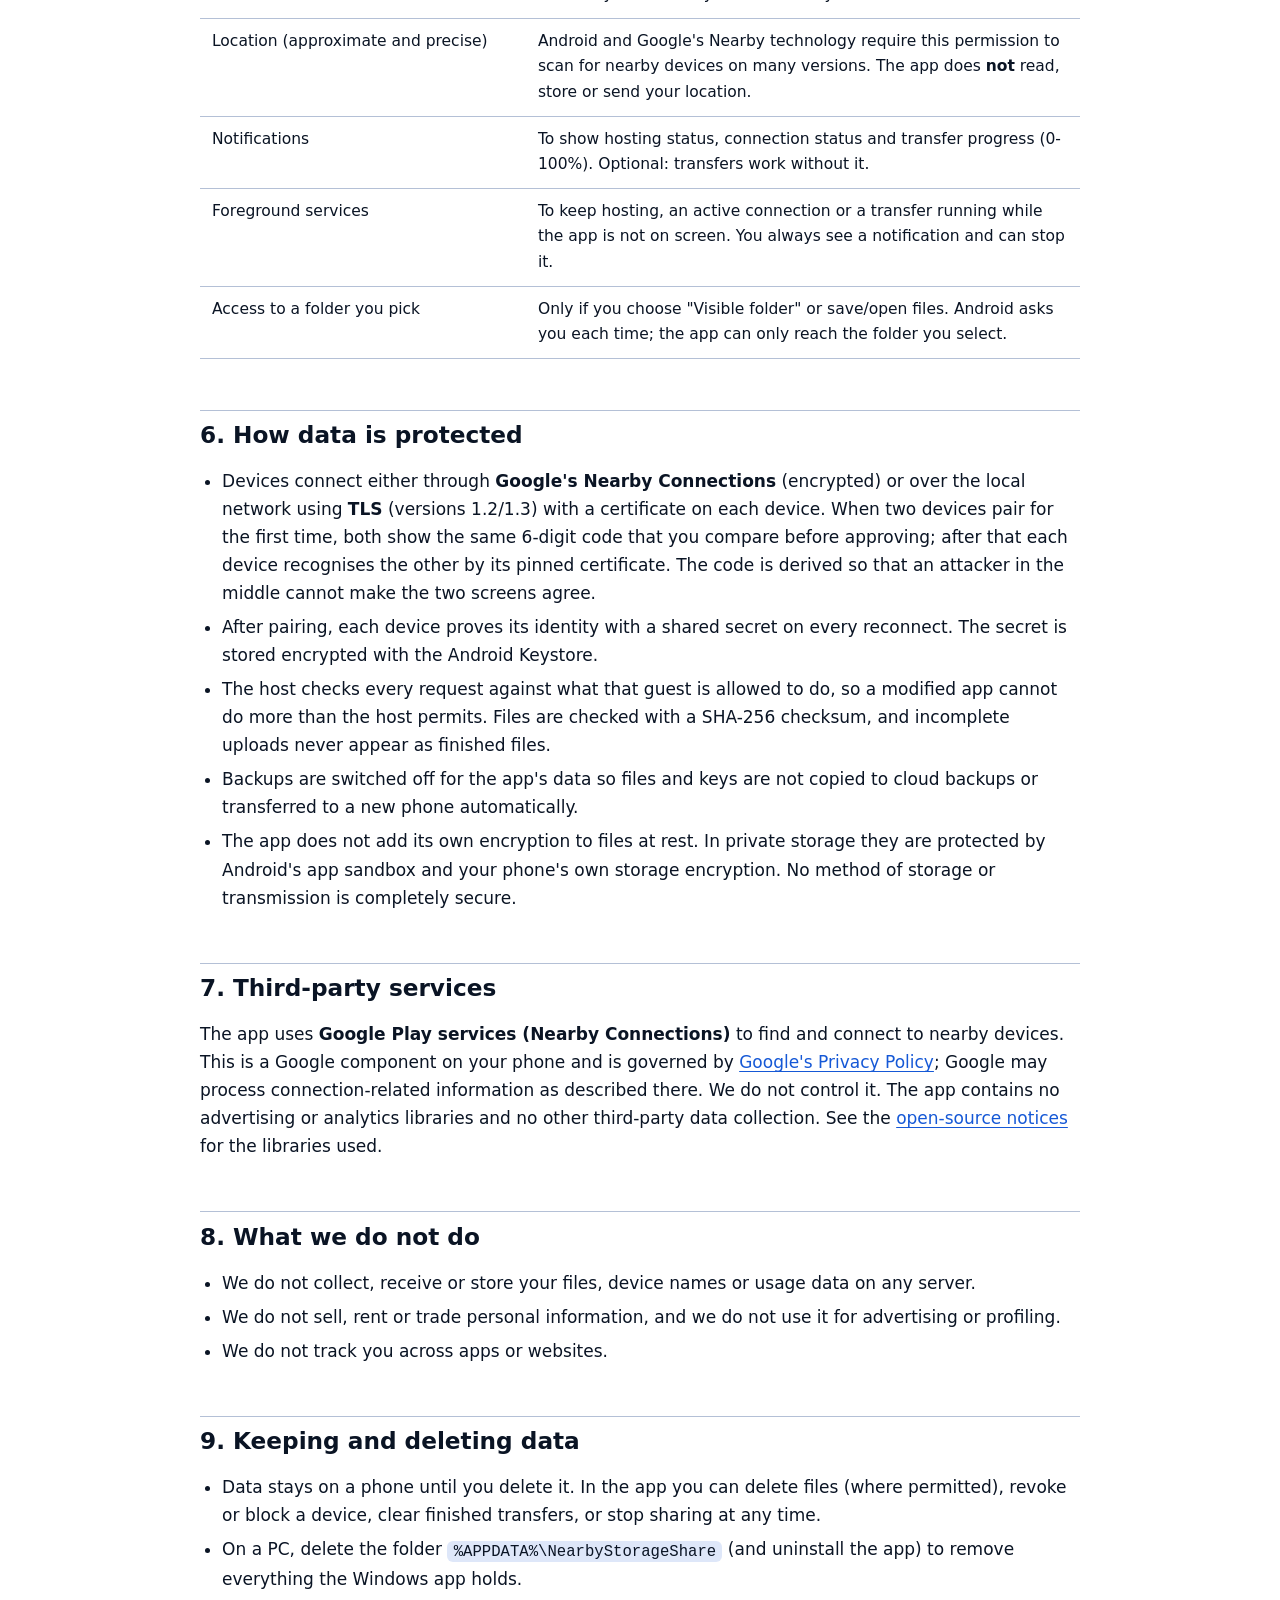
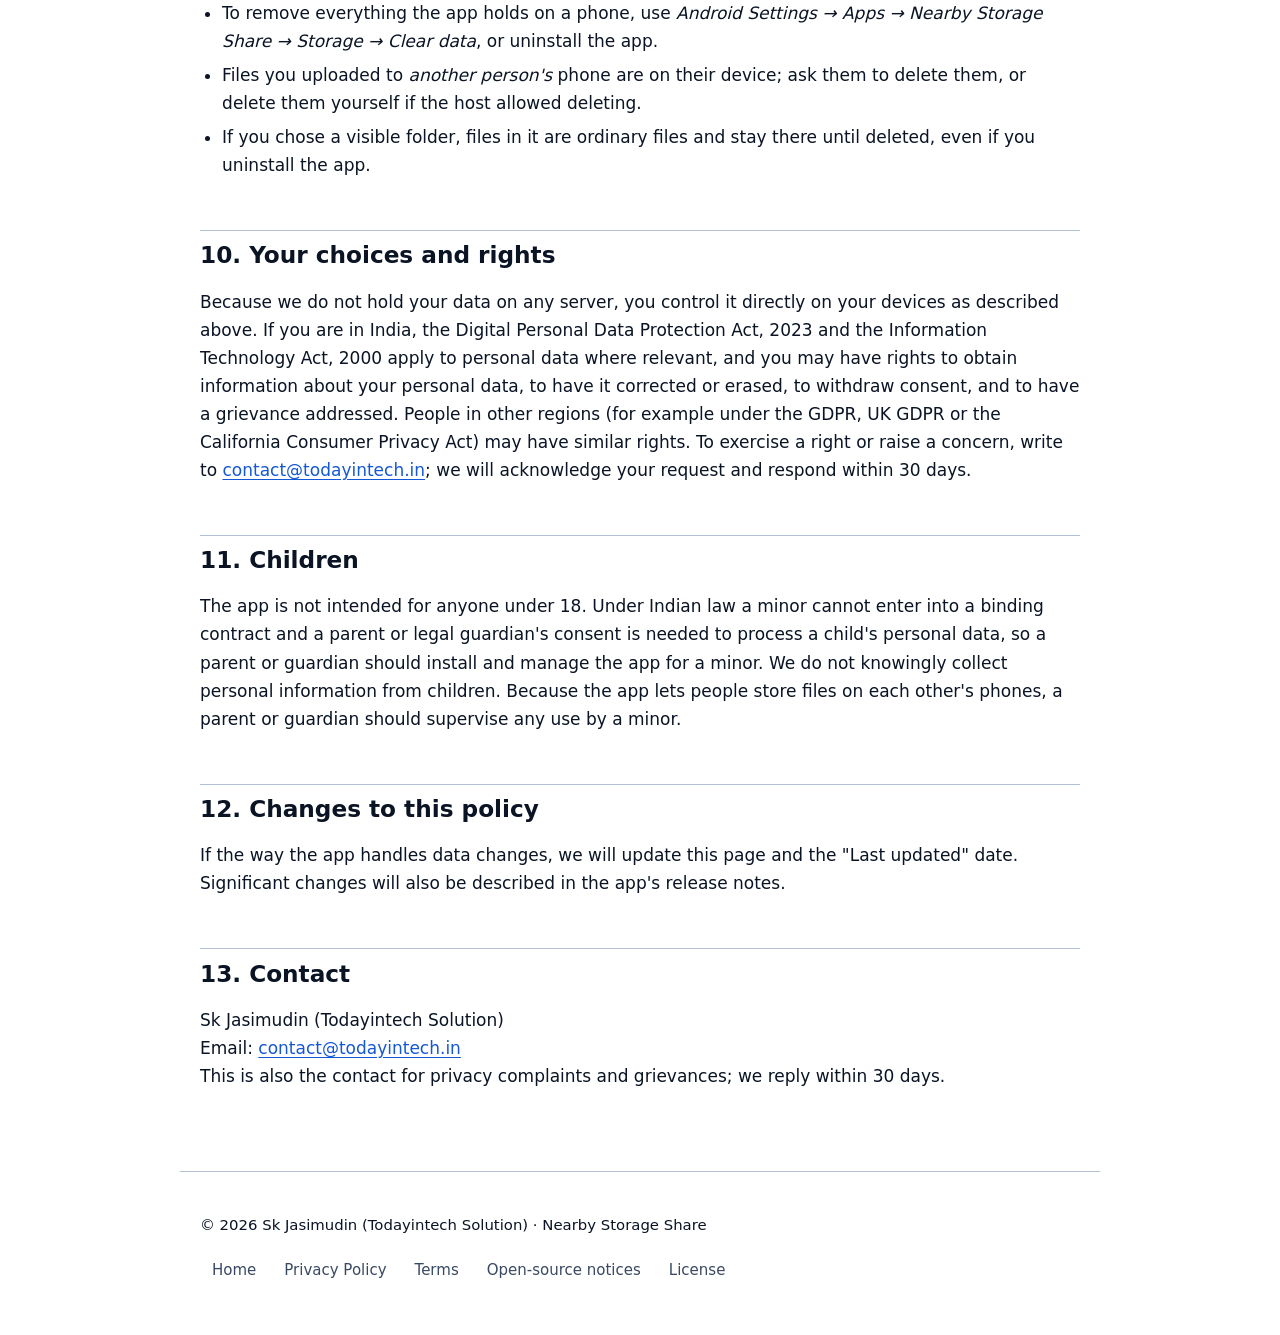
<file: web/privacy-policy.html>
<!doctype html>
<html lang="en">
<head>
<meta charset="utf-8">
<meta name="viewport" content="width=device-width, initial-scale=1">
<title>Privacy Policy - Nearby Storage Share</title>
<meta name="description" content="How Nearby Storage Share handles your data: no accounts, no servers, no tracking. Files and device details stay on the phones you choose.">
<link rel="icon" type="image/png" href="assets/favicon.png">
<link rel="stylesheet" href="css/style.css">
</head>
<body>
<header class="site"><div class="bar">
  <a class="brand" href="index.html"><img src="assets/icon.png" alt="" width="34" height="34">Nearby Storage Share</a>
  <nav class="main" aria-label="Main">
    <a href="privacy-policy.html" aria-current="page">Privacy Policy</a>
    <a href="terms-and-conditions.html">Terms</a>
    <a href="open-source-licenses.html">Open-source notices</a>
    <a href="license.html">License</a>
  </nav>
</div></header>

<main>
<h1>Privacy Policy</h1>
<p class="meta">Last updated: October 16, 2026 &middot; Applies to the Android app <strong>Nearby Storage Share</strong> (package <code>com.nearbyshare</code>)</p>

<h2 id="summary">1. The short version</h2>
<div class="card">
<ul>
  <li><strong>No accounts, no servers, no ads, no analytics.</strong> We do not run any server that receives your files or personal data.</li>
  <li>Files and settings stay <strong>on the phones and PCs that use the app</strong>. Devices talk to each other directly - over Bluetooth / Wi-Fi when they are near each other, or over the same Wi-Fi or hotspot network - never through a server of ours.</li>
  <li>When you <strong>host</strong>, other people's files are stored on <strong>your</strong> phone, and you (the owner of that phone) can see and delete them. When you <strong>upload to someone else's phone</strong>, that person can see and delete your files.</li>
  <li>We do not sell your data, and we do not share it with advertisers or data brokers.</li>
  <li>You can erase everything by deleting the app's data or uninstalling it.</li>
</ul>
</div>

<h2 id="who">2. Who is responsible</h2>
<p>Nearby Storage Share is provided by Sk Jasimudin (Todayintech Solution) ("we", "us"). Because the app has no accounts or servers, we do not receive or hold the files, names or settings described below. They are held on your own devices, and on the devices you connect to.</p>

<h2 id="data">3. Information the app handles</h2>
<table>
<thead><tr><th>Information</th><th>Where it is kept</th><th>Why</th><th>Leaves the phone?</th></tr></thead>
<tbody>
<tr><td>Device name (defaults to your phone's model; you can change it) and a random device ID created by the app</td><td>On your phone</td><td>So hosts and guests can recognize each other</td><td>Yes - sent to the devices you connect to. While sharing is on, a host's name and ID are also visible to nearby devices that are scanning, and are broadcast on the local Wi-Fi/hotspot network so other devices there can find it</td></tr>
<tr><td>Pairing keys for hosts and guests you approved</td><td>On your phone, encrypted with a key held in the Android Keystore</td><td>To prove it is the same device on reconnect, without asking you to pair again</td><td>Only during pairing, over the encrypted connection</td></tr>
<tr><td>Fingerprints of the TLS certificates of devices you paired with over a Wi-Fi/hotspot network</td><td>On your phone or PC (a host keeps its guests' fingerprints; a guest keeps its hosts')</td><td>To recognise a device when it reconnects and to detect impersonation</td><td>Only during pairing, to the device you are pairing with</td></tr>
<tr><td>Windows app: this PC's name, a random device ID, its TLS key and certificate, and the list of paired hosts with their last network address</td><td>In the folder <code>%APPDATA%\NearbyStorageShare</code> on your PC</td><td>To identify this PC, reconnect without a code and show your paired hosts</td><td>Only the name, ID and certificate are shown to a host you connect to</td></tr>
<tr><td>Windows app as a host: the list of paired guest devices with their permissions and limits, file records, transfer history and a security log</td><td>In the folder <code>%APPDATA%\NearbyStorageShare\host</code> on the host PC (a small SQLite database)</td><td>To enforce permissions and storage limits and to show you what happened</td><td>Only what a connected guest needs (its own files and limits)</td></tr>
<tr><td>Windows app as a host: files guests upload</td><td>Hidden under <code>%APPDATA%\NearbyStorageShare\host\shared_storage</code>, or in the folder the host chose (one subfolder per guest)</td><td>The purpose of the app</td><td>Only to the guest that uploaded them</td></tr>
<tr><td>Files you share or upload, and folders you create</td><td>On the <strong>host's</strong> phone: in the app's private storage, or in a folder the host chose</td><td>The purpose of the app</td><td>Only to the host or guest you are connected to</td></tr>
<tr><td>File details: name, size, folder, SHA-256 checksum, dates</td><td>On the host's phone (and the guest's transfer list)</td><td>To list files, check them for corruption and enforce limits</td><td>Only to the connected device</td></tr>
<tr><td>Permissions and limits for each approved device (read, upload, overwrite, delete, storage limit, expiry)</td><td>On the host's phone</td><td>To enforce what each guest is allowed to do</td><td>The guest is told what it may do</td></tr>
<tr><td>Transfer history (file name, size, which device, result, error text)</td><td>On each phone involved</td><td>To show progress and history</td><td>No</td></tr>
<tr><td>Security log (e.g. "pairing approved", "permission denied") with time stamps</td><td>On the host's phone</td><td>So the host can review activity</td><td>No</td></tr>
<tr><td>Temporary copies of files you open or preview</td><td>In the app's cache on the phone that opened them</td><td>To open the file in another app</td><td>No; removed automatically after about a day</td></tr>
<tr><td>Settings (storage limit, who may connect, default permissions, chosen folder)</td><td>On your phone</td><td>To remember your choices</td><td>No</td></tr>
</tbody>
</table>
<p>The app does <strong>not</strong> read your contacts, messages, photos (except files you pick), microphone, camera or precise location, and it does not create an advertising ID or a user profile.</p>

<h2 id="visible">4. What the other person can see</h2>
<ul>
  <li><strong>If you are the host:</strong> you can see the name and random ID of each phone that connects, the names, sizes and dates of the files it stores, and its activity in the security log. In "Visible folder" mode its files are saved in a folder you chose with their real names, so you and any app with access to that folder can read, change or delete them.</li>
  <li><strong>If you are a guest:</strong> the host can see your device name, your random ID, and the names, sizes and contents of the files you upload. Only upload what you are comfortable with that person having. The host can delete your files at any time.</li>
  <li>Guests are kept apart: one guest cannot see another guest's files through the app.</li>
</ul>

<h2 id="permissions">5. Android permissions and why we ask</h2>
<table>
<thead><tr><th>Permission</th><th>Reason</th></tr></thead>
<tbody>
<tr><td>Bluetooth (scan, advertise, connect), Nearby Wi-Fi devices, Wi-Fi and network state / change</td><td>To find and connect to nearby phones directly.</td></tr>
<tr><td>Internet / network access and Wi-Fi multicast</td><td>To connect directly to phones and PCs on the <strong>same local network</strong> and to find them. The app does not contact any server of ours, and it sends your files only to the device you connect to.</td></tr>
<tr><td>Location (approximate and precise)</td><td>Android and Google's Nearby technology require this permission to scan for nearby devices on many versions. The app does <strong>not</strong> read, store or send your location.</td></tr>
<tr><td>Notifications</td><td>To show hosting status, connection status and transfer progress (0-100%). Optional: transfers work without it.</td></tr>
<tr><td>Foreground services</td><td>To keep hosting, an active connection or a transfer running while the app is not on screen. You always see a notification and can stop it.</td></tr>
<tr><td>Access to a folder you pick</td><td>Only if you choose "Visible folder" or save/open files. Android asks you each time; the app can only reach the folder you select.</td></tr>
</tbody>
</table>

<h2 id="security">6. How data is protected</h2>
<ul>
  <li>Devices connect either through <strong>Google's Nearby Connections</strong> (encrypted) or over the local network using <strong>TLS</strong> (versions 1.2/1.3) with a certificate on each device. When two devices pair for the first time, both show the same 6-digit code that you compare before approving; after that each device recognises the other by its pinned certificate. The code is derived so that an attacker in the middle cannot make the two screens agree.</li>
  <li>After pairing, each device proves its identity with a shared secret on every reconnect. The secret is stored encrypted with the Android Keystore.</li>
  <li>The host checks every request against what that guest is allowed to do, so a modified app cannot do more than the host permits. Files are checked with a SHA-256 checksum, and incomplete uploads never appear as finished files.</li>
  <li>Backups are switched off for the app's data so files and keys are not copied to cloud backups or transferred to a new phone automatically.</li>
  <li>The app does not add its own encryption to files at rest. In private storage they are protected by Android's app sandbox and your phone's own storage encryption. No method of storage or transmission is completely secure.</li>
</ul>

<h2 id="third">7. Third-party services</h2>
<p>The app uses <strong>Google Play services (Nearby Connections)</strong> to find and connect to nearby devices. This is a Google component on your phone and is governed by <a href="https://policies.google.com/privacy" rel="noopener">Google's Privacy Policy</a>; Google may process connection-related information as described there. We do not control it. The app contains no advertising or analytics libraries and no other third-party data collection. See the <a href="open-source-licenses.html">open-source notices</a> for the libraries used.</p>

<h2 id="notcollect">8. What we do not do</h2>
<ul>
  <li>We do not collect, receive or store your files, device names or usage data on any server.</li>
  <li>We do not sell, rent or trade personal information, and we do not use it for advertising or profiling.</li>
  <li>We do not track you across apps or websites.</li>
</ul>

<h2 id="retention">9. Keeping and deleting data</h2>
<ul>
  <li>Data stays on a phone until you delete it. In the app you can delete files (where permitted), revoke or block a device, clear finished transfers, or stop sharing at any time.</li>
  <li>On a PC, delete the folder <code>%APPDATA%\NearbyStorageShare</code> (and uninstall the app) to remove everything the Windows app holds.</li>
  <li>To remove everything the app holds on a phone, use <em>Android Settings &rarr; Apps &rarr; Nearby Storage Share &rarr; Storage &rarr; Clear data</em>, or uninstall the app.</li>
  <li>Files you uploaded to <em>another person's</em> phone are on their device; ask them to delete them, or delete them yourself if the host allowed deleting.</li>
  <li>If you chose a visible folder, files in it are ordinary files and stay there until deleted, even if you uninstall the app.</li>
</ul>

<h2 id="rights">10. Your choices and rights</h2>
<p>Because we do not hold your data on any server, you control it directly on your devices as described above. If you are in India, the Digital Personal Data Protection Act, 2023 and the Information Technology Act, 2000 apply to personal data where relevant, and you may have rights to obtain information about your personal data, to have it corrected or erased, to withdraw consent, and to have a grievance addressed. People in other regions (for example under the GDPR, UK GDPR or the California Consumer Privacy Act) may have similar rights. To exercise a right or raise a concern, write to <a href="mailto:contact@todayintech.in">contact@todayintech.in</a>; we will acknowledge your request and respond within 30 days.</p>

<h2 id="children">11. Children</h2>
<p>The app is not intended for anyone under 18. Under Indian law a minor cannot enter into a binding contract and a parent or legal guardian's consent is needed to process a child's personal data, so a parent or guardian should install and manage the app for a minor. We do not knowingly collect personal information from children. Because the app lets people store files on each other's phones, a parent or guardian should supervise any use by a minor.</p>

<h2 id="changes">12. Changes to this policy</h2>
<p>If the way the app handles data changes, we will update this page and the "Last updated" date. Significant changes will also be described in the app's release notes.</p>

<h2 id="contact">13. Contact</h2>
<p>Sk Jasimudin (Todayintech Solution)<br>Email: <a href="mailto:contact@todayintech.in">contact@todayintech.in</a><br>This is also the contact for privacy complaints and grievances; we reply within 30 days.</p>
</main>

<footer>
  <p>&copy; 2026 Sk Jasimudin (Todayintech Solution) &middot; Nearby Storage Share</p>
  <nav class="main" aria-label="Footer"><a href="index.html">Home</a> <a href="privacy-policy.html">Privacy Policy</a> <a href="terms-and-conditions.html">Terms</a> <a href="open-source-licenses.html">Open-source notices</a> <a href="license.html">License</a></nav>
</footer>
</body>
</html>
</file>
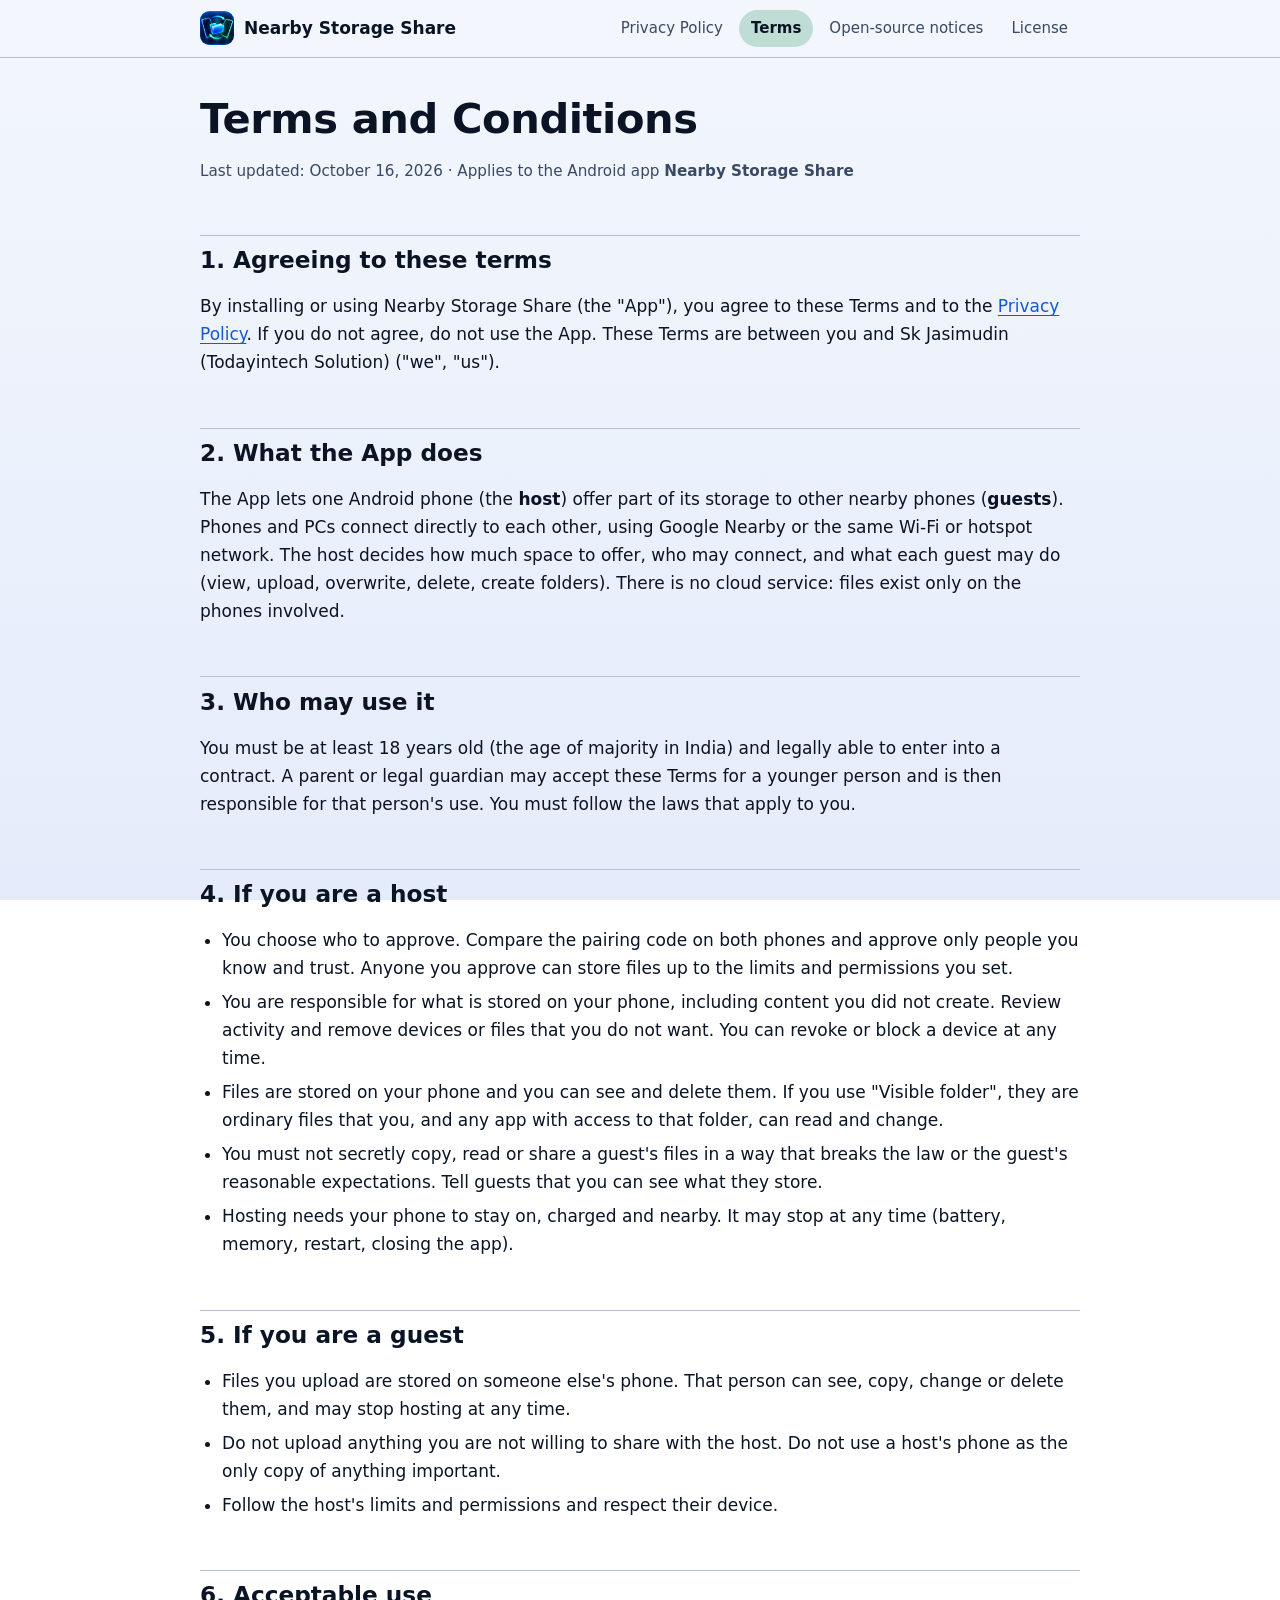
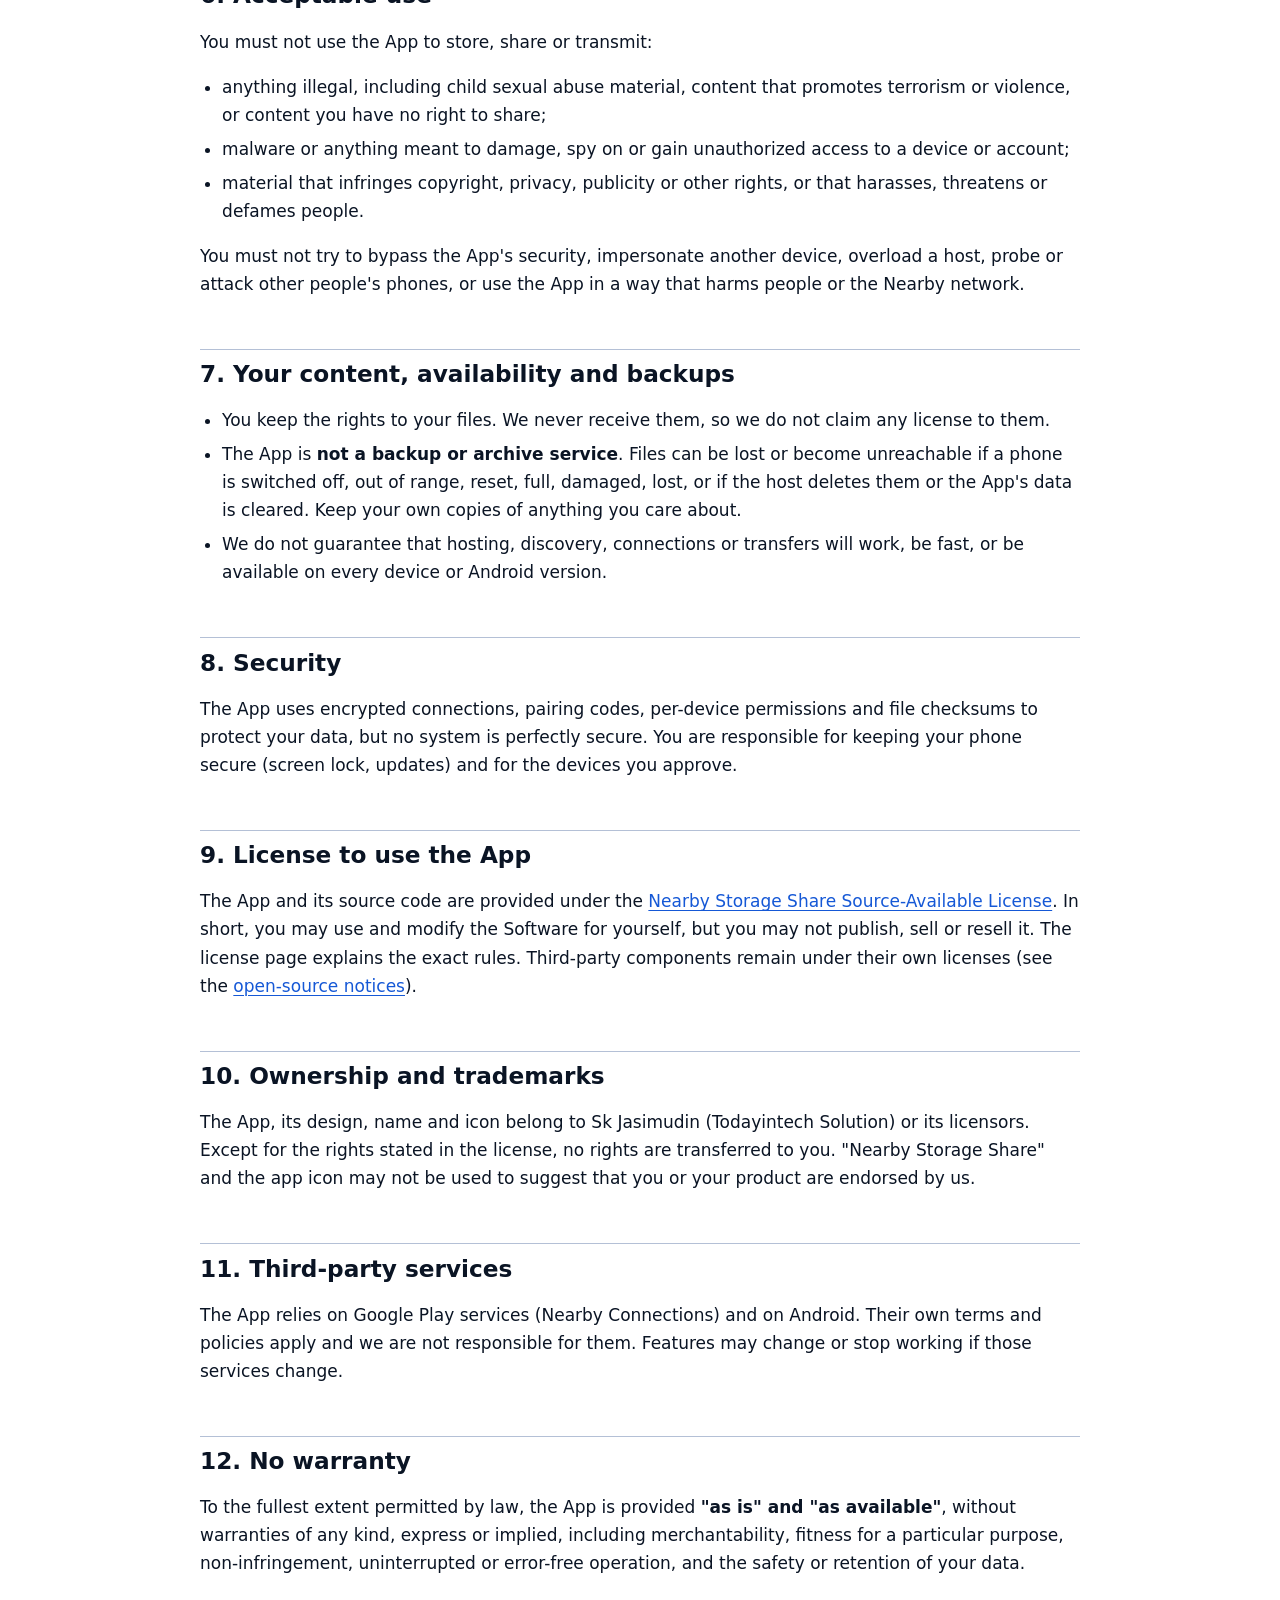
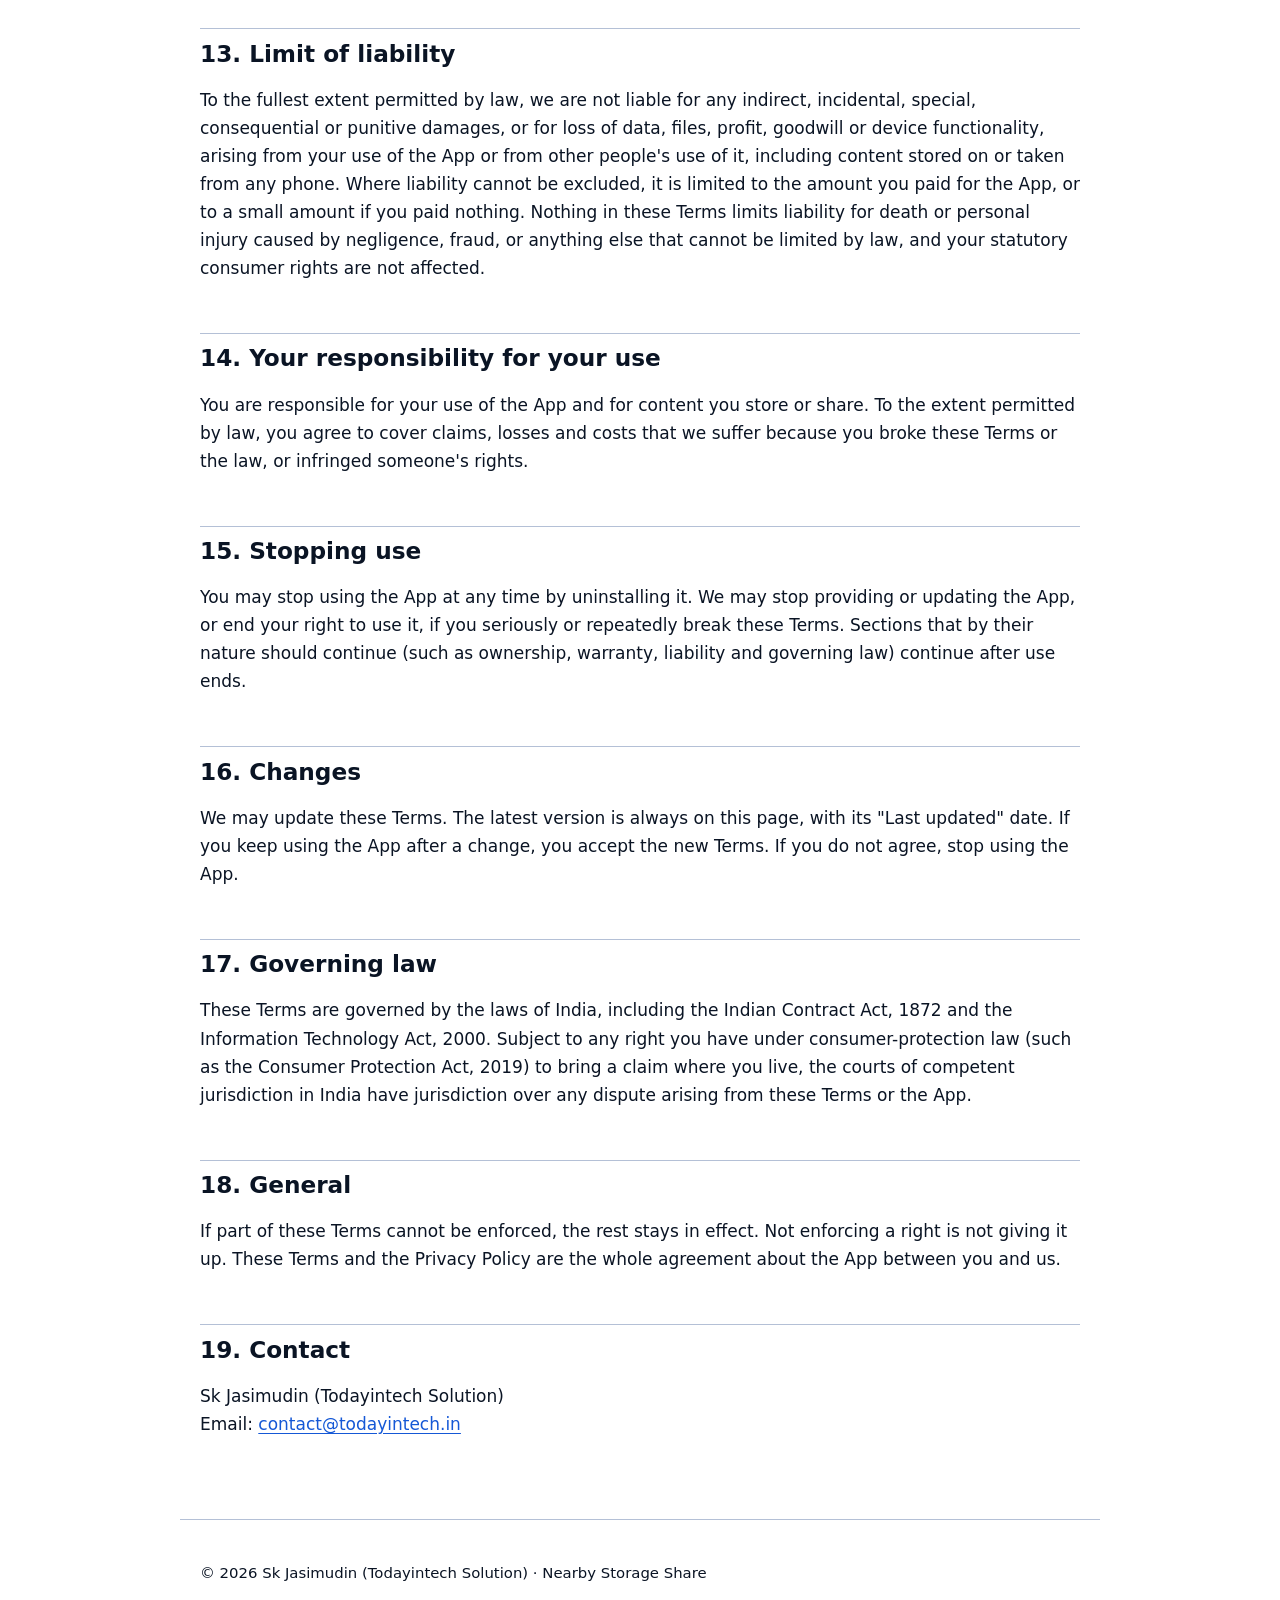
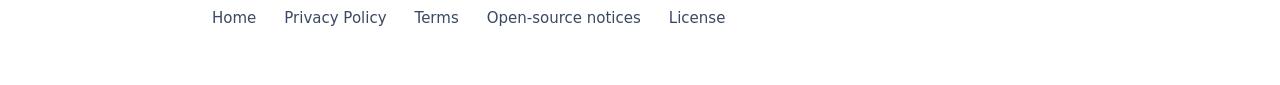
<file: web/terms-and-conditions.html>
<!doctype html>
<html lang="en">
<head>
<meta charset="utf-8">
<meta name="viewport" content="width=device-width, initial-scale=1">
<title>Terms and Conditions - Nearby Storage Share</title>
<meta name="description" content="The rules for using Nearby Storage Share, including what hosts and guests are responsible for.">
<link rel="icon" type="image/png" href="assets/favicon.png">
<link rel="stylesheet" href="css/style.css">
</head>
<body>
<header class="site"><div class="bar">
  <a class="brand" href="index.html"><img src="assets/icon.png" alt="" width="34" height="34">Nearby Storage Share</a>
  <nav class="main" aria-label="Main">
    <a href="privacy-policy.html">Privacy Policy</a>
    <a href="terms-and-conditions.html" aria-current="page">Terms</a>
    <a href="open-source-licenses.html">Open-source notices</a>
    <a href="license.html">License</a>
  </nav>
</div></header>

<main>
<h1>Terms and Conditions</h1>
<p class="meta">Last updated: October 16, 2026 &middot; Applies to the Android app <strong>Nearby Storage Share</strong></p>

<h2 id="accept">1. Agreeing to these terms</h2>
<p>By installing or using Nearby Storage Share (the "App"), you agree to these Terms and to the <a href="privacy-policy.html">Privacy Policy</a>. If you do not agree, do not use the App. These Terms are between you and Sk Jasimudin (Todayintech Solution) ("we", "us").</p>

<h2 id="what">2. What the App does</h2>
<p>The App lets one Android phone (the <strong>host</strong>) offer part of its storage to other nearby phones (<strong>guests</strong>). Phones and PCs connect directly to each other, using Google Nearby or the same Wi-Fi or hotspot network. The host decides how much space to offer, who may connect, and what each guest may do (view, upload, overwrite, delete, create folders). There is no cloud service: files exist only on the phones involved.</p>

<h2 id="eligibility">3. Who may use it</h2>
<p>You must be at least 18 years old (the age of majority in India) and legally able to enter into a contract. A parent or legal guardian may accept these Terms for a younger person and is then responsible for that person's use. You must follow the laws that apply to you.</p>

<h2 id="host">4. If you are a host</h2>
<ul>
  <li>You choose who to approve. Compare the pairing code on both phones and approve only people you know and trust. Anyone you approve can store files up to the limits and permissions you set.</li>
  <li>You are responsible for what is stored on your phone, including content you did not create. Review activity and remove devices or files that you do not want. You can revoke or block a device at any time.</li>
  <li>Files are stored on your phone and you can see and delete them. If you use "Visible folder", they are ordinary files that you, and any app with access to that folder, can read and change.</li>
  <li>You must not secretly copy, read or share a guest's files in a way that breaks the law or the guest's reasonable expectations. Tell guests that you can see what they store.</li>
  <li>Hosting needs your phone to stay on, charged and nearby. It may stop at any time (battery, memory, restart, closing the app).</li>
</ul>

<h2 id="guest">5. If you are a guest</h2>
<ul>
  <li>Files you upload are stored on someone else's phone. That person can see, copy, change or delete them, and may stop hosting at any time.</li>
  <li>Do not upload anything you are not willing to share with the host. Do not use a host's phone as the only copy of anything important.</li>
  <li>Follow the host's limits and permissions and respect their device.</li>
</ul>

<h2 id="use">6. Acceptable use</h2>
<p>You must not use the App to store, share or transmit:</p>
<ul>
  <li>anything illegal, including child sexual abuse material, content that promotes terrorism or violence, or content you have no right to share;</li>
  <li>malware or anything meant to damage, spy on or gain unauthorized access to a device or account;</li>
  <li>material that infringes copyright, privacy, publicity or other rights, or that harasses, threatens or defames people.</li>
</ul>
<p>You must not try to bypass the App's security, impersonate another device, overload a host, probe or attack other people's phones, or use the App in a way that harms people or the Nearby network.</p>

<h2 id="data">7. Your content, availability and backups</h2>
<ul>
  <li>You keep the rights to your files. We never receive them, so we do not claim any license to them.</li>
  <li>The App is <strong>not a backup or archive service</strong>. Files can be lost or become unreachable if a phone is switched off, out of range, reset, full, damaged, lost, or if the host deletes them or the App's data is cleared. Keep your own copies of anything you care about.</li>
  <li>We do not guarantee that hosting, discovery, connections or transfers will work, be fast, or be available on every device or Android version.</li>
</ul>

<h2 id="security">8. Security</h2>
<p>The App uses encrypted connections, pairing codes, per-device permissions and file checksums to protect your data, but no system is perfectly secure. You are responsible for keeping your phone secure (screen lock, updates) and for the devices you approve.</p>

<h2 id="license">9. License to use the App</h2>
<p>The App and its source code are provided under the <a href="license.html">Nearby Storage Share Source-Available License</a>. In short, you may use and modify the Software for yourself, but you may not publish, sell or resell it. The license page explains the exact rules. Third-party components remain under their own licenses (see the <a href="open-source-licenses.html">open-source notices</a>).</p>

<h2 id="ip">10. Ownership and trademarks</h2>
<p>The App, its design, name and icon belong to Sk Jasimudin (Todayintech Solution) or its licensors. Except for the rights stated in the license, no rights are transferred to you. "Nearby Storage Share" and the app icon may not be used to suggest that you or your product are endorsed by us.</p>

<h2 id="third">11. Third-party services</h2>
<p>The App relies on Google Play services (Nearby Connections) and on Android. Their own terms and policies apply and we are not responsible for them. Features may change or stop working if those services change.</p>

<h2 id="warranty">12. No warranty</h2>
<p>To the fullest extent permitted by law, the App is provided <strong>"as is" and "as available"</strong>, without warranties of any kind, express or implied, including merchantability, fitness for a particular purpose, non-infringement, uninterrupted or error-free operation, and the safety or retention of your data.</p>

<h2 id="liability">13. Limit of liability</h2>
<p>To the fullest extent permitted by law, we are not liable for any indirect, incidental, special, consequential or punitive damages, or for loss of data, files, profit, goodwill or device functionality, arising from your use of the App or from other people's use of it, including content stored on or taken from any phone. Where liability cannot be excluded, it is limited to the amount you paid for the App, or to a small amount if you paid nothing. Nothing in these Terms limits liability for death or personal injury caused by negligence, fraud, or anything else that cannot be limited by law, and your statutory consumer rights are not affected.</p>

<h2 id="indemnity">14. Your responsibility for your use</h2>
<p>You are responsible for your use of the App and for content you store or share. To the extent permitted by law, you agree to cover claims, losses and costs that we suffer because you broke these Terms or the law, or infringed someone's rights.</p>

<h2 id="end">15. Stopping use</h2>
<p>You may stop using the App at any time by uninstalling it. We may stop providing or updating the App, or end your right to use it, if you seriously or repeatedly break these Terms. Sections that by their nature should continue (such as ownership, warranty, liability and governing law) continue after use ends.</p>

<h2 id="changes">16. Changes</h2>
<p>We may update these Terms. The latest version is always on this page, with its "Last updated" date. If you keep using the App after a change, you accept the new Terms. If you do not agree, stop using the App.</p>

<h2 id="law">17. Governing law</h2>
<p>These Terms are governed by the laws of India, including the Indian Contract Act, 1872 and the Information Technology Act, 2000. Subject to any right you have under consumer-protection law (such as the Consumer Protection Act, 2019) to bring a claim where you live, the courts of competent jurisdiction in India have jurisdiction over any dispute arising from these Terms or the App.</p>

<h2 id="general">18. General</h2>
<p>If part of these Terms cannot be enforced, the rest stays in effect. Not enforcing a right is not giving it up. These Terms and the Privacy Policy are the whole agreement about the App between you and us.</p>

<h2 id="contact">19. Contact</h2>
<p>Sk Jasimudin (Todayintech Solution)<br>Email: <a href="mailto:contact@todayintech.in">contact@todayintech.in</a></p>
</main>

<footer>
  <p>&copy; 2026 Sk Jasimudin (Todayintech Solution) &middot; Nearby Storage Share</p>
  <nav class="main" aria-label="Footer"><a href="index.html">Home</a> <a href="privacy-policy.html">Privacy Policy</a> <a href="terms-and-conditions.html">Terms</a> <a href="open-source-licenses.html">Open-source notices</a> <a href="license.html">License</a></nav>
</footer>
</body>
</html>
</file>
<file: web/css/style.css>
/* Nearby Storage Share - legal & info pages. No scripts, no external requests. */
:root {
  --bg: #050b18;
  --bg2: #0a1630;
  --card: #0e1c3a;
  --card-edge: #2e5399;
  --text: #f2f6ff;
  --muted: #bbc9e4;
  --link: #6fb0ff;
  --accent: #3ddc84;
  --warn-bg: #3a2a08;
  --warn-edge: #b8862b;
  --warn-text: #ffe2a8;
  color-scheme: dark light;
}
@media (prefers-color-scheme: light) {
  :root {
    --bg: #f3f6fc;
    --bg2: #e4ecfb;
    --card: #ffffff;
    --card-edge: #b4c0d6;
    --text: #0a1424;
    --muted: #3a4963;
    --link: #1558d6;
    --accent: #0b7f45;
    --warn-bg: #fff4d6;
    --warn-edge: #c79a2d;
    --warn-text: #5a3d00;
  }
}
* { box-sizing: border-box; }
html { -webkit-text-size-adjust: 100%; scroll-behavior: smooth; }
body {
  margin: 0;
  font: 17px/1.65 system-ui, -apple-system, "Segoe UI", Roboto, "Helvetica Neue", Arial, sans-serif;
  color: var(--text);
  background: linear-gradient(180deg, var(--bg), var(--bg2)) fixed;
  min-height: 100vh;
}
a { color: var(--link); text-underline-offset: 3px; }
a:focus-visible, summary:focus-visible { outline: 3px solid var(--accent); outline-offset: 3px; border-radius: 6px; }

header.site {
  position: sticky; top: 0; z-index: 10;
  background: color-mix(in srgb, var(--bg) 88%, transparent);
  backdrop-filter: blur(10px);
  border-bottom: 1px solid var(--card-edge);
}
header.site .bar {
  max-width: 920px; margin: 0 auto; padding: 10px 20px;
  display: flex; align-items: center; gap: 16px; flex-wrap: wrap;
}
.brand { display: flex; align-items: center; gap: 10px; font-weight: 700; color: var(--text); text-decoration: none; }
.brand img { width: 34px; height: 34px; border-radius: 9px; }
nav.main { display: flex; gap: 4px; flex-wrap: wrap; margin-left: auto; }
nav.main a {
  color: var(--muted); text-decoration: none; padding: 6px 12px; border-radius: 999px; font-size: 15px;
}
nav.main a:hover { color: var(--text); background: color-mix(in srgb, var(--link) 16%, transparent); }
nav.main a[aria-current="page"] { color: var(--text); background: color-mix(in srgb, var(--accent) 22%, transparent); font-weight: 600; }

main { max-width: 920px; margin: 0 auto; padding: 36px 20px 64px; }
h1 { font-size: clamp(1.9rem, 5vw, 2.6rem); line-height: 1.2; margin: 0 0 8px; letter-spacing: -0.01em; }
h2 { font-size: 1.45rem; margin: 2.2em 0 .4em; padding-top: .4em; border-top: 1px solid var(--card-edge); line-height: 1.3; }
h3 { font-size: 1.1rem; margin: 1.6em 0 .3em; }
p, li { color: var(--text); }
.lead { color: var(--muted); font-size: 1.12rem; margin: 0 0 1.2em; }
.meta { color: var(--muted); font-size: .95rem; margin-bottom: 1.5em; }
ul, ol { padding-left: 1.3em; }
li { margin: .35em 0; }
code { background: color-mix(in srgb, var(--link) 14%, transparent); padding: .1em .4em; border-radius: 6px; font-size: .92em; }

.card {
  background: var(--card); border: 1px solid var(--card-edge); border-radius: 20px;
  padding: 20px 22px; margin: 16px 0;
}
.grid { display: grid; gap: 16px; grid-template-columns: repeat(auto-fit, minmax(240px, 1fr)); margin: 22px 0; }
.grid a.card { text-decoration: none; color: var(--text); display: block; transition: transform .15s, border-color .15s; }
.grid a.card:hover { transform: translateY(-2px); border-color: var(--link); }
.grid .card strong { display: block; font-size: 1.1rem; margin-bottom: 4px; }
.grid .card span { color: var(--muted); font-size: .97rem; }

.notice { background: var(--warn-bg); border: 1px solid var(--warn-edge); color: var(--warn-text); border-radius: 14px; padding: 14px 18px; margin: 18px 0; }
.notice p, .notice li { color: inherit; margin: .3em 0; }
.placeholder { background: color-mix(in srgb, var(--accent) 22%, transparent); border-radius: 5px; padding: 0 .3em; font-weight: 600; white-space: nowrap; }

table { width: 100%; border-collapse: collapse; margin: 14px 0; font-size: .97rem; display: block; overflow-x: auto; }
th, td { text-align: left; padding: 10px 12px; border-bottom: 1px solid var(--card-edge); vertical-align: top; }
th { color: var(--muted); font-weight: 600; white-space: nowrap; }

.hero { display: flex; align-items: center; gap: 22px; flex-wrap: wrap; margin-bottom: 8px; }
.hero img { width: 96px; height: 96px; border-radius: 24px; box-shadow: 0 0 32px color-mix(in srgb, var(--link) 45%, transparent); }

pre.license {
  white-space: pre-wrap; word-wrap: break-word; background: var(--card); border: 1px solid var(--card-edge);
  border-radius: 16px; padding: 18px 20px; font: 14.5px/1.6 ui-monospace, SFMono-Regular, Menlo, Consolas, monospace; color: var(--text);
}
footer { max-width: 920px; margin: 0 auto; padding: 26px 20px 48px; color: var(--muted); font-size: .93rem; border-top: 1px solid var(--card-edge); }
footer a { color: var(--muted); }

@media (max-width: 560px) {
  body { font-size: 16px; }
  nav.main { margin-left: 0; width: 100%; }
  main { padding-top: 24px; }
}
@media print {
  header.site, footer nav { display: none; }
  body { background: #fff; color: #000; }
  .card, pre.license { border-color: #999; background: #fff; }
  a { color: #000; }
}
</file>
